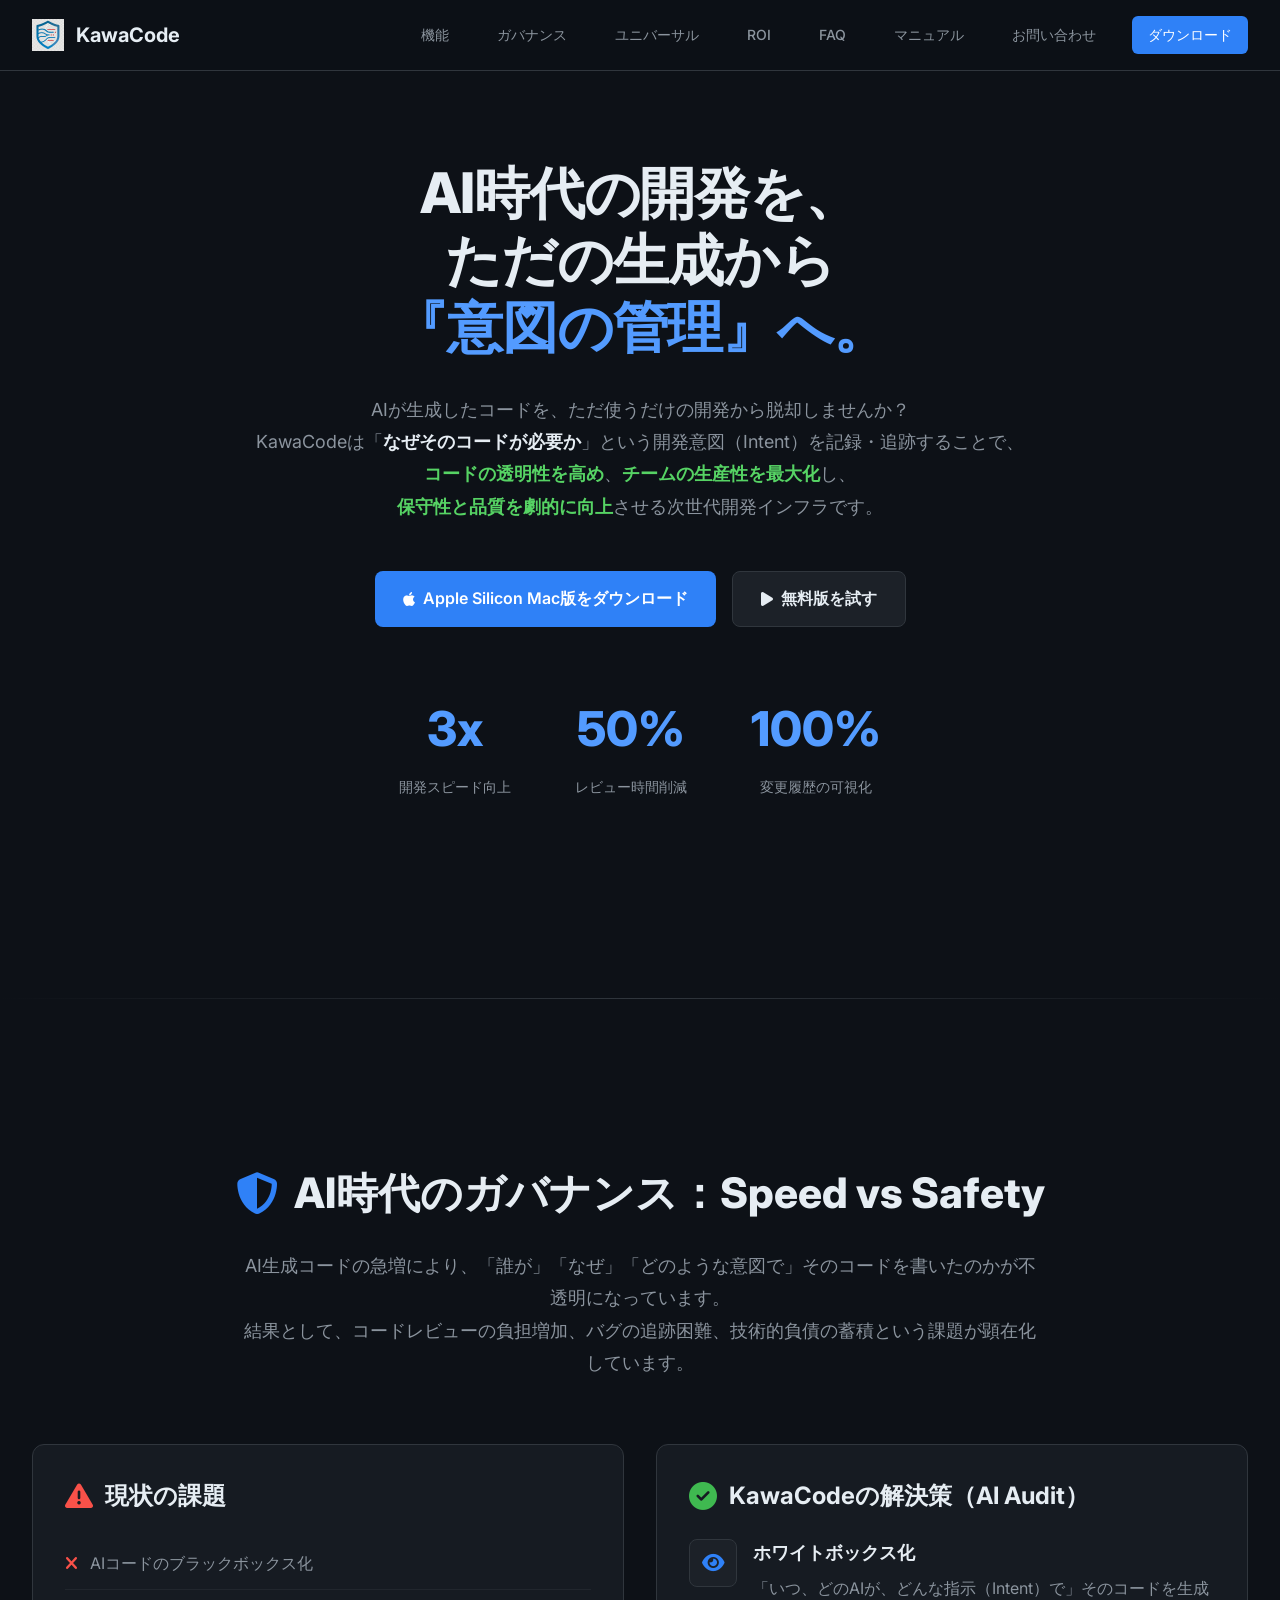
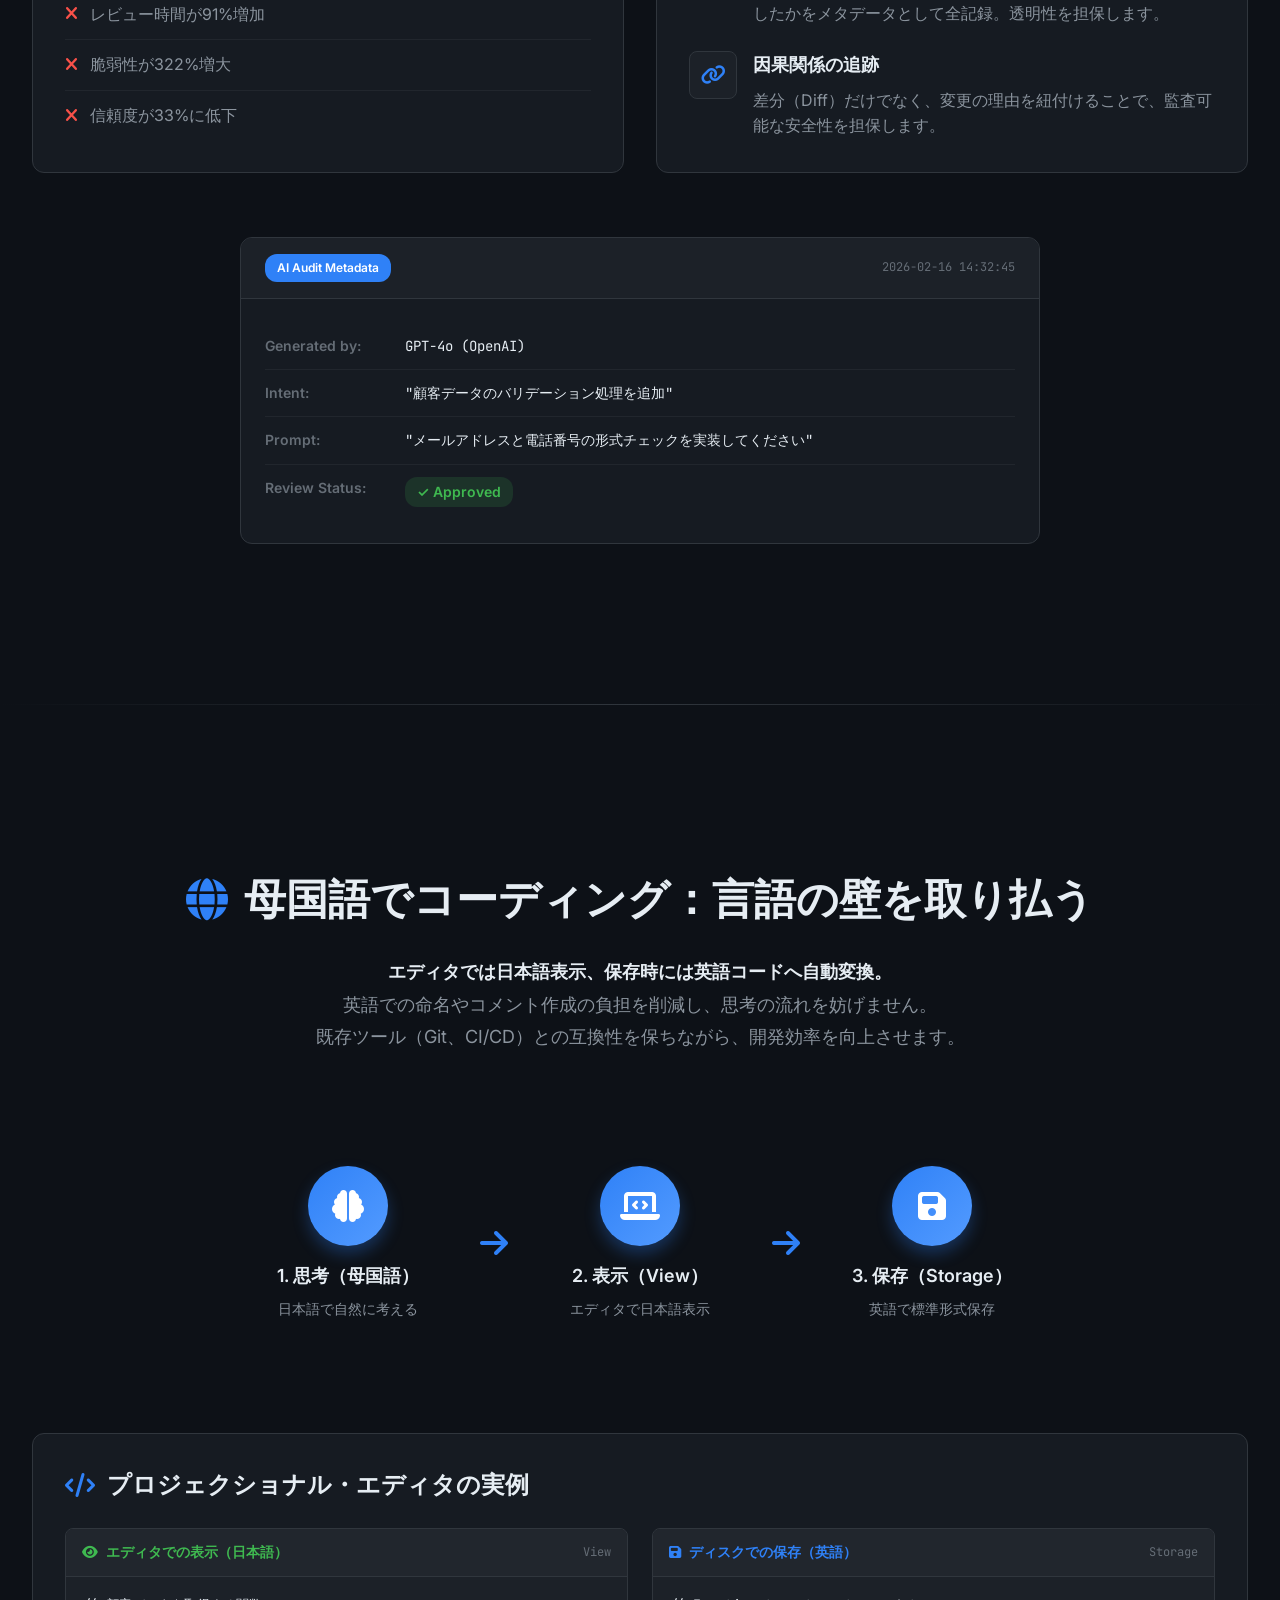
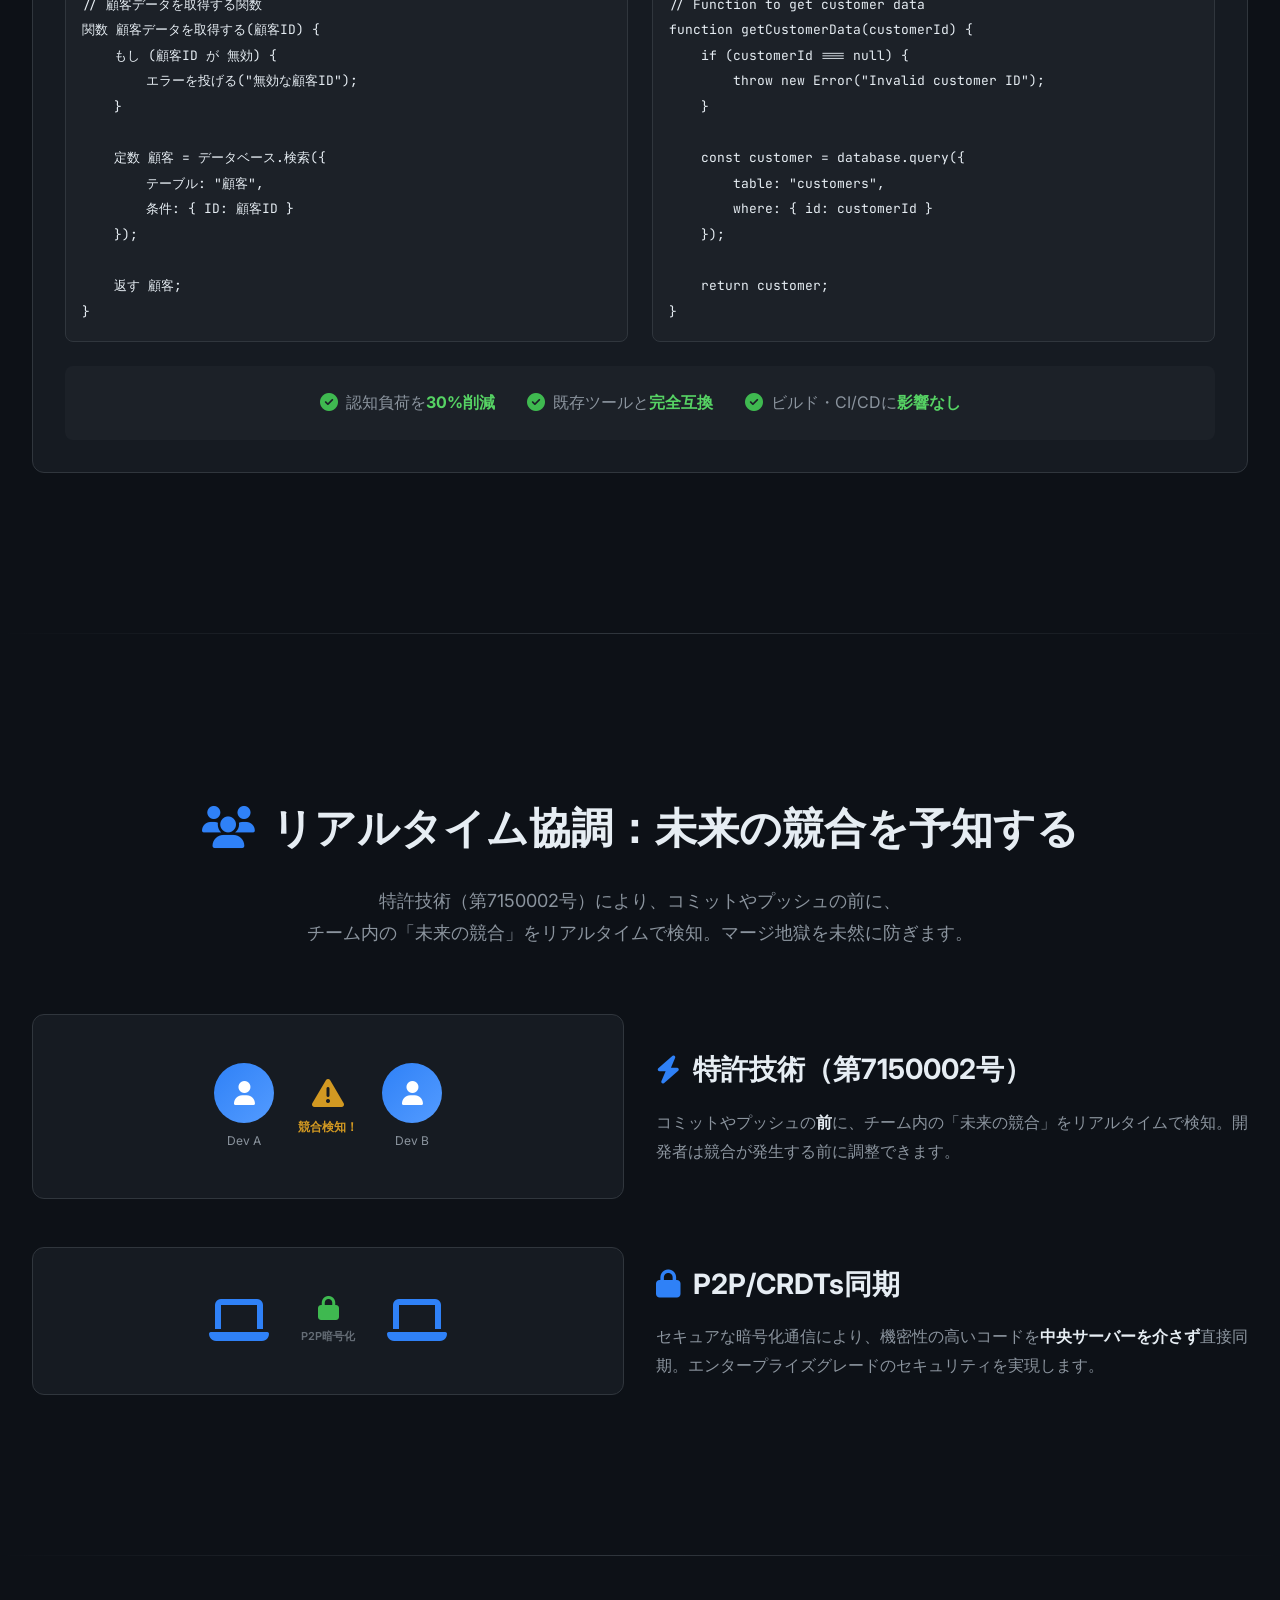
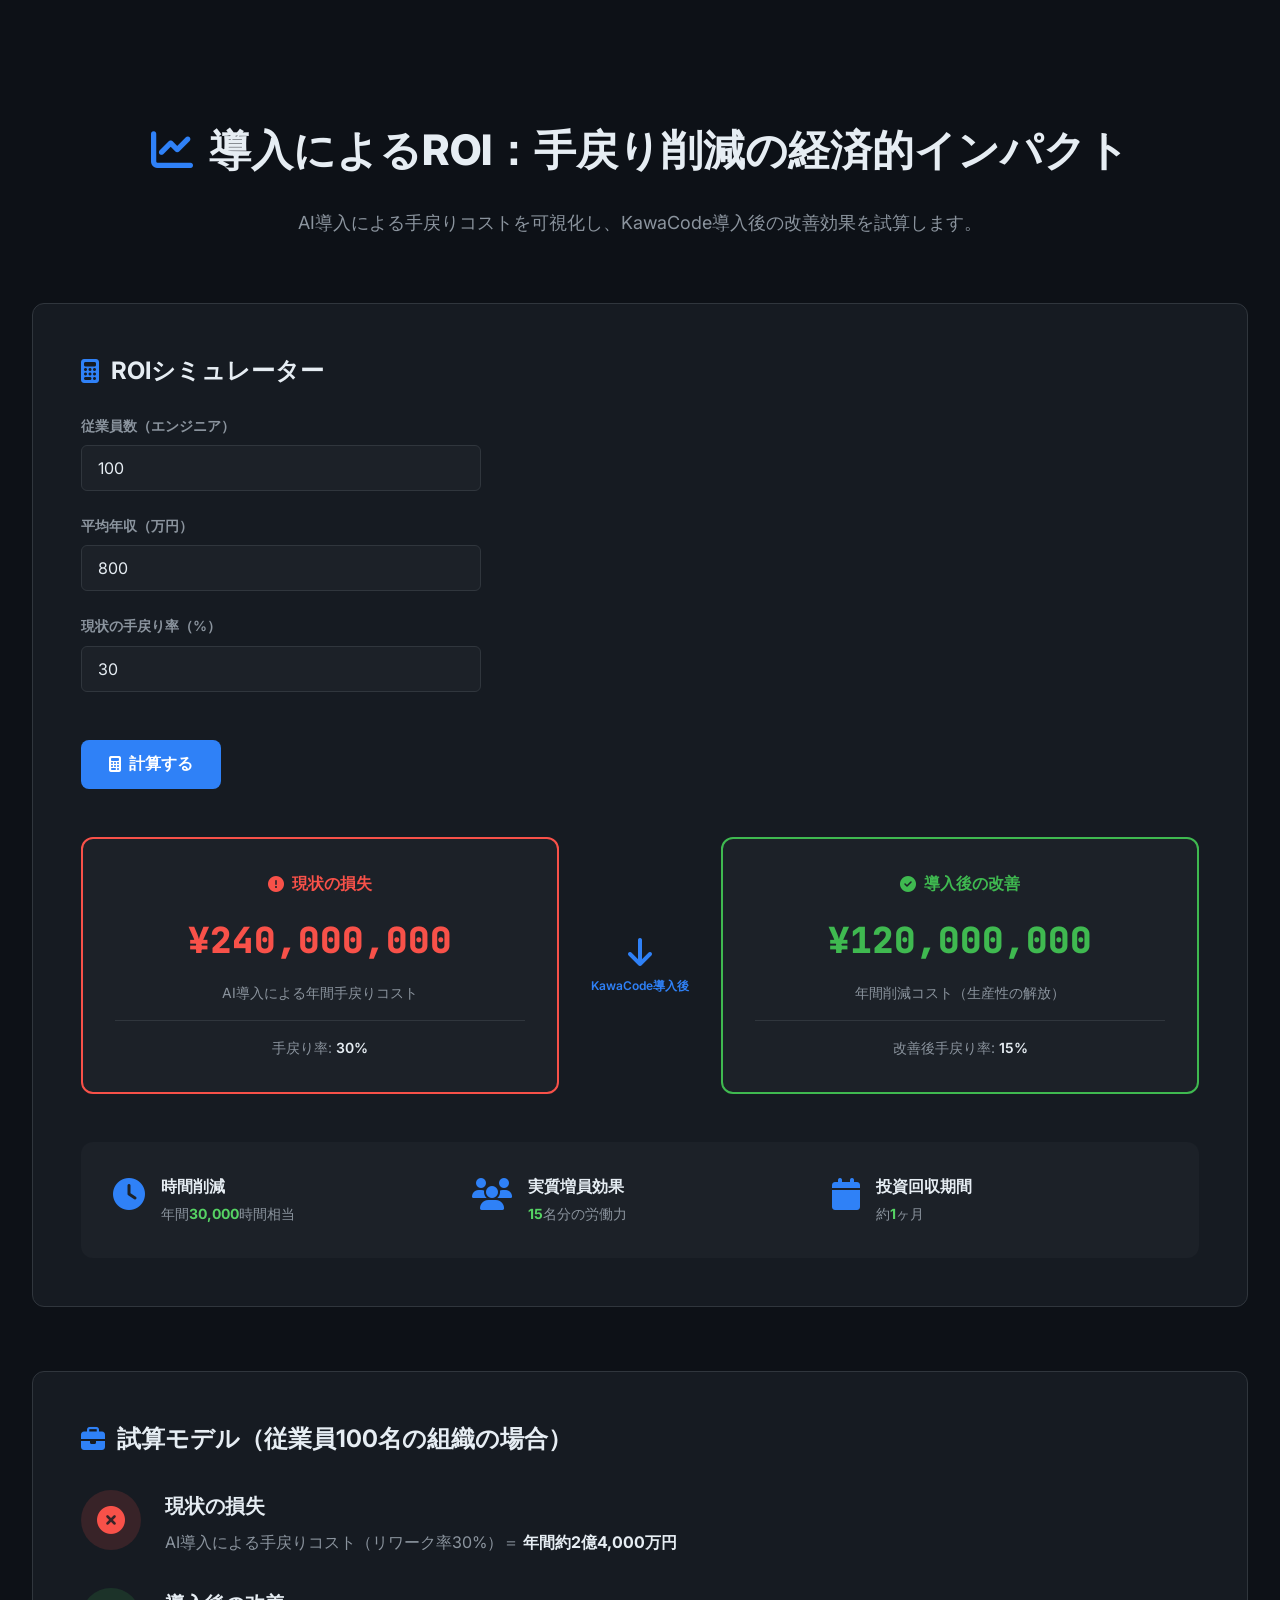
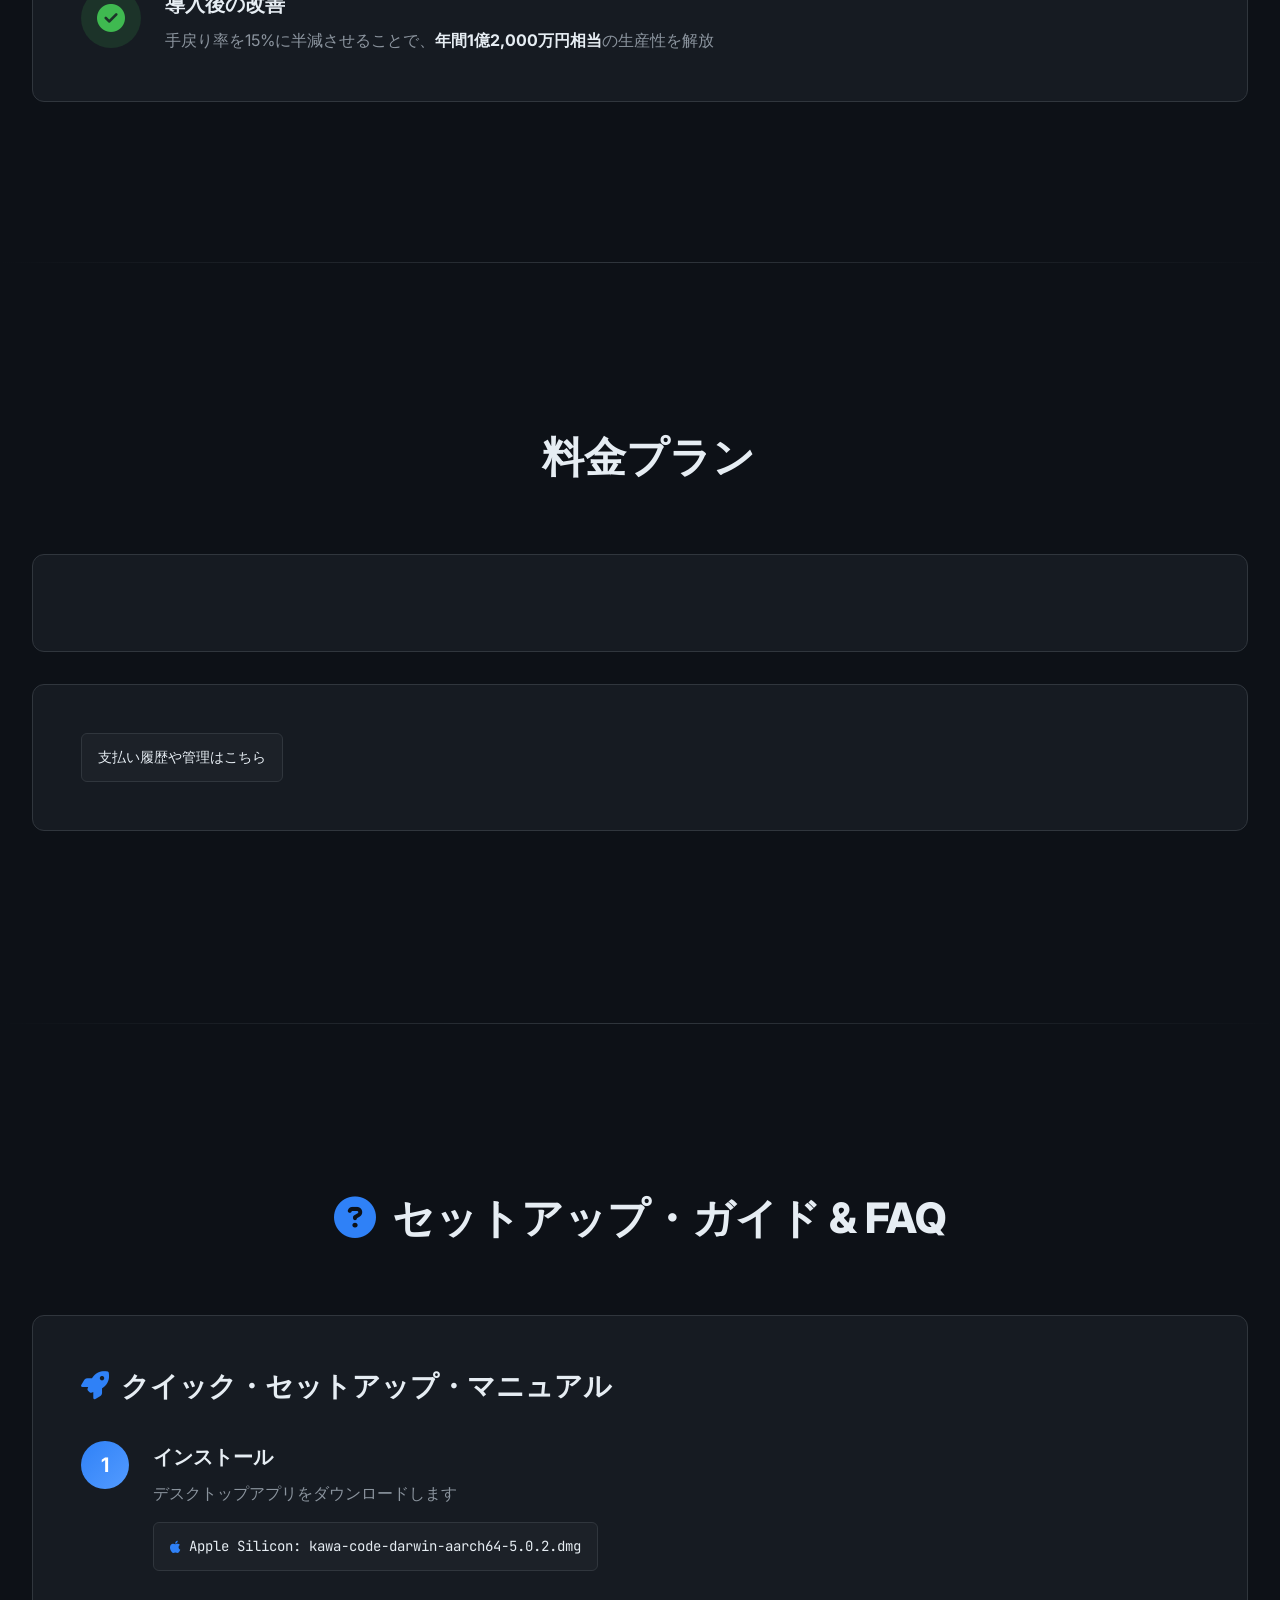
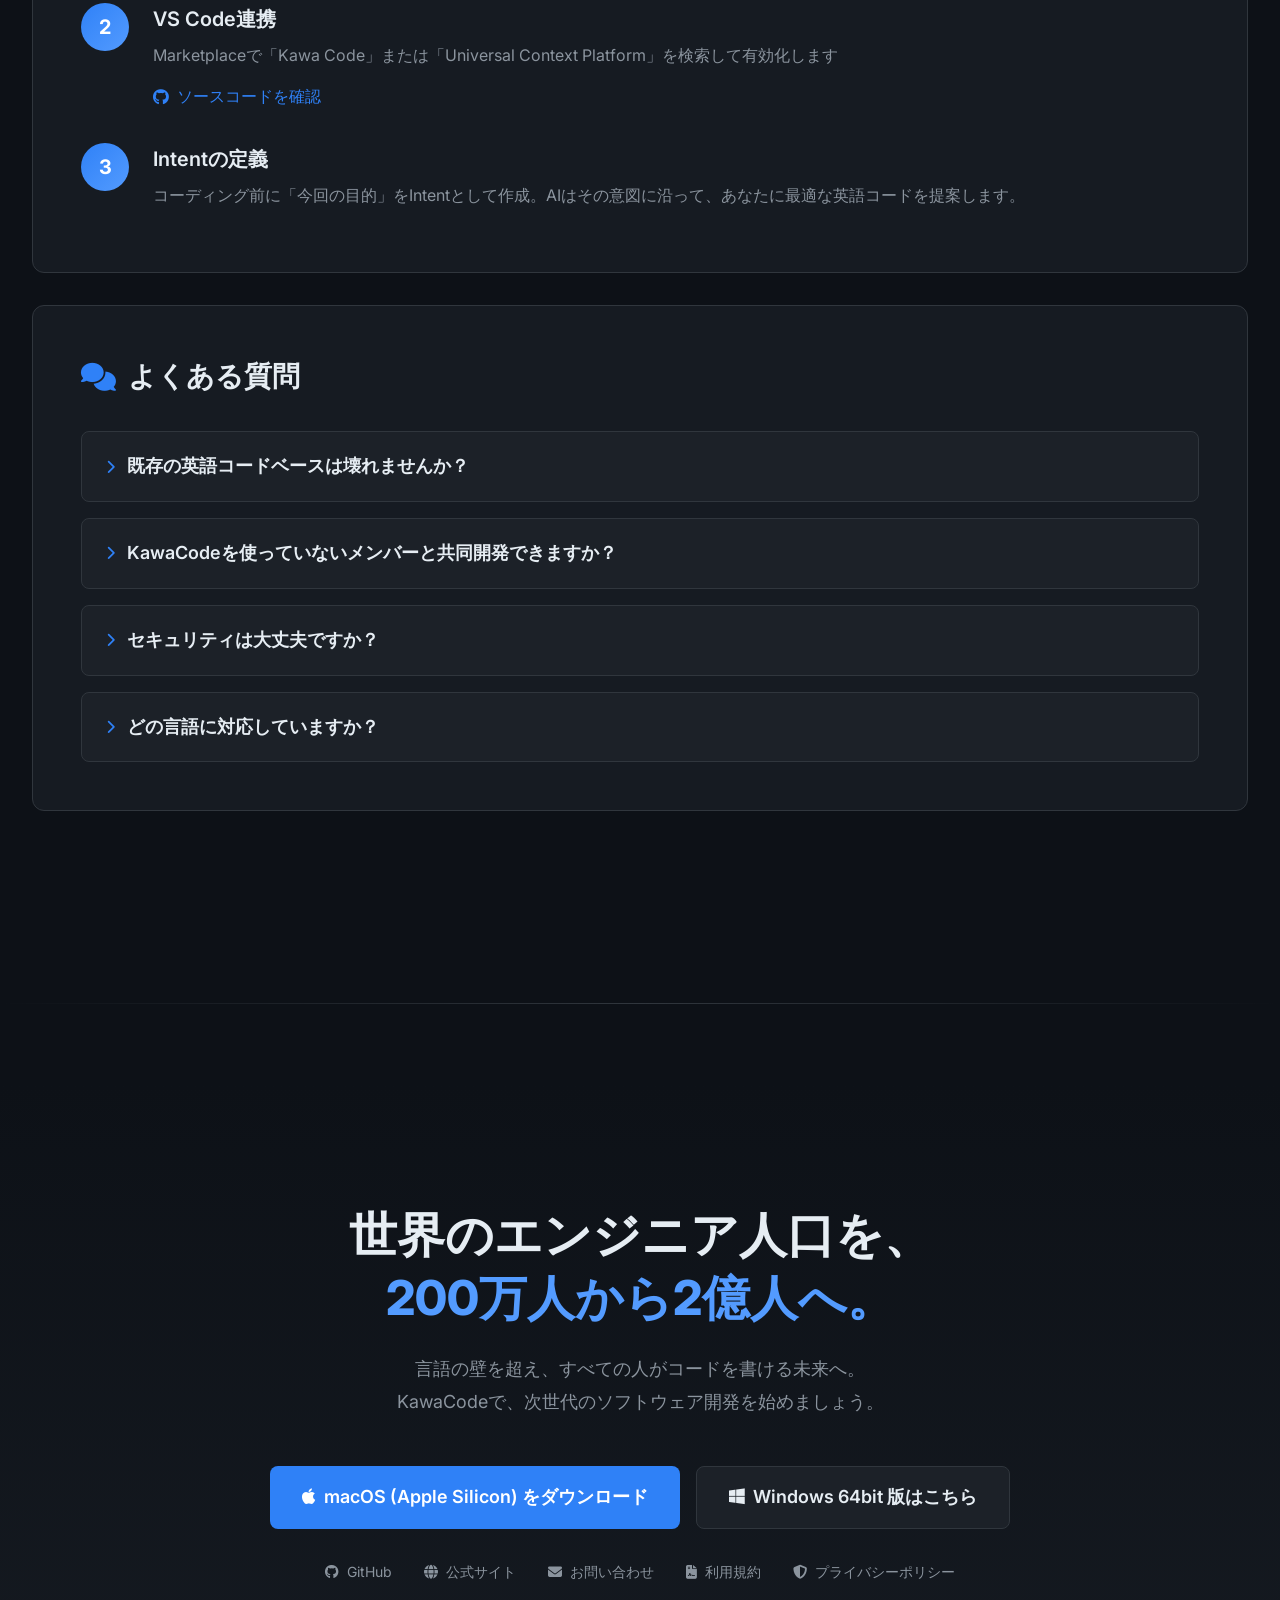
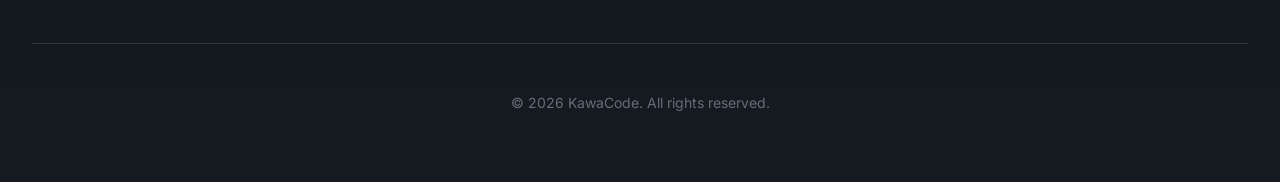
<file: index.html>
<!DOCTYPE html>
<html lang="ja">
<head>
    <meta charset="UTF-8">
    <meta name="viewport" content="width=device-width, initial-scale=1.0">
    <meta name="description" content="KawaCode - AI時代の開発を、ただの生成から『意図の管理』へ。ユニバーサル・プログラミングとAIガバナンスで開発現場に安全性とFlowを取り戻す。">
    <title>KawaCode - AI時代のソフトウェア開発インフラ</title>
    <link rel="preconnect" href="https://fonts.googleapis.com">
    <link rel="preconnect" href="https://fonts.gstatic.com" crossorigin>
    <link href="https://fonts.googleapis.com/css2?family=Inter:wght@300;400;500;600;700;800&family=JetBrains+Mono:wght@400;500;600&display=swap" rel="stylesheet">
    <link rel="stylesheet" href="https://cdn.jsdelivr.net/npm/@fortawesome/fontawesome-free@6.4.0/css/all.min.css">
    <link rel="stylesheet" href="css/style.css">
    <!-- stripe pricing tables -->
    <script async src="https://js.stripe.com/v3/pricing-table.js"></script>
</head>
<body>
    <!-- Navigation -->
    <nav class="navbar">
        <div class="container">
            <a href="index.html" class="nav-brand">
                <img src="images/kawa-logo.png" alt="KawaCode Logo" class="nav-logo">
                <span>KawaCode</span>
            </a>
            <div class="nav-links">
                <a href="#features">機能</a>
                <a href="#governance">ガバナンス</a>
                <a href="#universal">ユニバーサル</a>
                <a href="#roi">ROI</a>
                <a href="#faq">FAQ</a>
                <a href="manual.html">マニュアル</a>
                <a href="contact.html">お問い合わせ</a>
                <a href="#download" class="btn-download-nav">ダウンロード</a>
            </div>
        </div>
    </nav>

    <!-- Hero Section -->
    <section class="hero">
        <div class="container">
            <div class="hero-content fade-in">
                <h1 class="hero-title">
                    AI時代の開発を、<br>
                    ただの生成から<br>
                    <span class="highlight">『意図の管理』へ。</span>
                </h1>
                <p class="hero-subtitle">
                    AIが生成したコードを、ただ使うだけの開発から脱却しませんか？<br>
                    KawaCodeは「<strong>なぜそのコードが必要か</strong>」という開発意図（Intent）を記録・追跡することで、<br>
                    <span class="highlight-green">コードの透明性を高め</span>、<span class="highlight-green">チームの生産性を最大化</span>し、<br>
                    <span class="highlight-green">保守性と品質を劇的に向上</span>させる次世代開発インフラです。
                </p>
                <div class="hero-cta">
                    <a href="https://codeawareness.com/assets/kawa-code-darwin-aarch64-5.0.2.dmg" class="btn btn-primary">
                        <i class="fab fa-apple"></i>
                        Apple Silicon Mac版をダウンロード
                    </a>
                    <a href="#features" class="btn btn-secondary">
                        <i class="fas fa-play"></i>
                        無料版を試す
                    </a>
                </div>
                <div class="hero-stats">
                    <div class="stat-item">
                        <div class="stat-number">3x</div>
                        <div class="stat-label">開発スピード向上</div>
                    </div>
                    <div class="stat-item">
                        <div class="stat-number">50%</div>
                        <div class="stat-label">レビュー時間削減</div>
                    </div>
                    <div class="stat-item">
                        <div class="stat-number">100%</div>
                        <div class="stat-label">変更履歴の可視化</div>
                    </div>
                </div>
            </div>
        </div>
    </section>

    <hr class="section-divider">

    <!-- AI Governance Section -->
    <section id="governance" class="section-governance">
        <div class="container">
            <div class="section-header fade-in">
                <h2 class="section-title">
                    <i class="fas fa-shield-alt"></i>
                    AI時代のガバナンス：Speed vs Safety
                </h2>
                <p class="section-subtitle">
                    AI生成コードの急増により、「誰が」「なぜ」「どのような意図で」そのコードを書いたのかが不透明になっています。<br>
                    結果として、コードレビューの負担増加、バグの追跡困難、技術的負債の蓄積という課題が顕在化しています。
                </p>
            </div>

            <div class="problem-solution">
                <div class="problem-card fade-in">
                    <div class="card-header">
                        <i class="fas fa-exclamation-triangle"></i>
                        <h3>現状の課題</h3>
                    </div>
                    <ul class="problem-list">
                        <li><i class="fas fa-times"></i> AIコードのブラックボックス化</li>
                        <li><i class="fas fa-times"></i> レビュー時間が91%増加</li>
                        <li><i class="fas fa-times"></i> 脆弱性が322%増大</li>
                        <li><i class="fas fa-times"></i> 信頼度が33%に低下</li>
                    </ul>
                </div>

                <div class="solution-card fade-in">
                    <div class="card-header">
                        <i class="fas fa-check-circle"></i>
                        <h3>KawaCodeの解決策（AI Audit）</h3>
                    </div>
                    <div class="solution-features">
                        <div class="feature-item">
                            <div class="feature-icon">
                                <i class="fas fa-eye"></i>
                            </div>
                            <div class="feature-content">
                                <h4>ホワイトボックス化</h4>
                                <p>「いつ、どのAIが、どんな指示（Intent）で」そのコードを生成したかをメタデータとして全記録。透明性を担保します。</p>
                            </div>
                        </div>
                        <div class="feature-item">
                            <div class="feature-icon">
                                <i class="fas fa-link"></i>
                            </div>
                            <div class="feature-content">
                                <h4>因果関係の追跡</h4>
                                <p>差分（Diff）だけでなく、変更の理由を紐付けることで、監査可能な安全性を担保します。</p>
                            </div>
                        </div>
                    </div>
                </div>
            </div>

            <div class="audit-visualization fade-in">
                <div class="code-audit">
                    <div class="audit-header">
                        <span class="audit-badge">AI Audit Metadata</span>
                        <span class="audit-timestamp">2026-02-16 14:32:45</span>
                    </div>
                    <div class="audit-body">
                        <div class="audit-row">
                            <span class="audit-key">Generated by:</span>
                            <span class="audit-value">GPT-4o (OpenAI)</span>
                        </div>
                        <div class="audit-row">
                            <span class="audit-key">Intent:</span>
                            <span class="audit-value">"顧客データのバリデーション処理を追加"</span>
                        </div>
                        <div class="audit-row">
                            <span class="audit-key">Prompt:</span>
                            <span class="audit-value">"メールアドレスと電話番号の形式チェックを実装してください"</span>
                        </div>
                        <div class="audit-row">
                            <span class="audit-key">Review Status:</span>
                            <span class="audit-status approved">✓ Approved</span>
                        </div>
                    </div>
                </div>
            </div>
        </div>
    </section>

    <hr class="section-divider">

    <!-- Universal Programming Section -->
    <section id="universal" class="section-universal">
        <div class="container">
            <div class="section-header fade-in">
                <h2 class="section-title">
                    <i class="fas fa-globe"></i>
                    母国語でコーディング：言語の壁を取り払う
                </h2>
                <p class="section-subtitle">
                    <strong>エディタでは日本語表示、保存時には英語コードへ自動変換。</strong><br>
                    英語での命名やコメント作成の負担を削減し、思考の流れを妨げません。<br>
                    既存ツール（Git、CI/CD）との互換性を保ちながら、開発効率を向上させます。
                </p>
            </div>

            <div class="universal-concept fade-in">
                <div class="concept-diagram">
                    <div class="concept-step">
                        <div class="step-icon">
                            <i class="fas fa-brain"></i>
                        </div>
                        <h4>1. 思考（母国語）</h4>
                        <p>日本語で自然に考える</p>
                    </div>
                    <div class="concept-arrow">
                        <i class="fas fa-arrow-right"></i>
                    </div>
                    <div class="concept-step">
                        <div class="step-icon">
                            <i class="fas fa-laptop-code"></i>
                        </div>
                        <h4>2. 表示（View）</h4>
                        <p>エディタで日本語表示</p>
                    </div>
                    <div class="concept-arrow">
                        <i class="fas fa-arrow-right"></i>
                    </div>
                    <div class="concept-step">
                        <div class="step-icon">
                            <i class="fas fa-save"></i>
                        </div>
                        <h4>3. 保存（Storage）</h4>
                        <p>英語で標準形式保存</p>
                    </div>
                </div>
            </div>

            <div class="code-split-view fade-in">
                <h3 class="split-view-title">
                    <i class="fas fa-code"></i>
                    プロジェクショナル・エディタの実例
                </h3>
                <div class="split-container">
                    <div class="split-pane split-left">
                        <div class="pane-header">
                            <span class="pane-title"><i class="fas fa-eye"></i> エディタでの表示（日本語）</span>
                            <span class="pane-label">View</span>
                        </div>
                        <pre class="code-block"><code class="language-javascript">// 顧客データを取得する関数
関数 顧客データを取得する(顧客ID) {
    もし (顧客ID が 無効) {
        エラーを投げる("無効な顧客ID");
    }
    
    定数 顧客 = データベース.検索({
        テーブル: "顧客",
        条件: { ID: 顧客ID }
    });
    
    返す 顧客;
}</code></pre>
                    </div>
                    <div class="split-pane split-right">
                        <div class="pane-header">
                            <span class="pane-title"><i class="fas fa-save"></i> ディスクでの保存（英語）</span>
                            <span class="pane-label">Storage</span>
                        </div>
                        <pre class="code-block"><code class="language-javascript">// Function to get customer data
function getCustomerData(customerId) {
    if (customerId === null) {
        throw new Error("Invalid customer ID");
    }
    
    const customer = database.query({
        table: "customers",
        where: { id: customerId }
    });
    
    return customer;
}</code></pre>
                    </div>
                </div>
                <div class="split-benefits">
                    <div class="benefit-item">
                        <i class="fas fa-check-circle"></i>
                        <span>認知負荷を<strong>30%削減</strong></span>
                    </div>
                    <div class="benefit-item">
                        <i class="fas fa-check-circle"></i>
                        <span>既存ツールと<strong>完全互換</strong></span>
                    </div>
                    <div class="benefit-item">
                        <i class="fas fa-check-circle"></i>
                        <span>ビルド・CI/CDに<strong>影響なし</strong></span>
                    </div>
                </div>
            </div>
        </div>
    </section>

    <hr class="section-divider">

    <!-- Real-time Collaboration Section -->
    <section id="collaboration" class="section-collaboration">
        <div class="container">
            <div class="section-header fade-in">
                <h2 class="section-title">
                    <i class="fas fa-users"></i>
                    リアルタイム協調：未来の競合を予知する
                </h2>
                <p class="section-subtitle">
                    特許技術（第7150002号）により、コミットやプッシュの前に、<br>
                    チーム内の「未来の競合」をリアルタイムで検知。マージ地獄を未然に防ぎます。
                </p>
            </div>

            <div class="collaboration-features">
                <div class="collab-feature fade-in">
                    <div class="feature-visual">
                        <div class="conflict-detection">
                            <div class="dev-icon dev1">
                                <i class="fas fa-user"></i>
                                <span>Dev A</span>
                            </div>
                            <div class="conflict-alert">
                                <i class="fas fa-exclamation-triangle"></i>
                                <span>競合検知！</span>
                            </div>
                            <div class="dev-icon dev2">
                                <i class="fas fa-user"></i>
                                <span>Dev B</span>
                            </div>
                        </div>
                    </div>
                    <div class="feature-description">
                        <h3><i class="fas fa-bolt"></i> 特許技術（第7150002号）</h3>
                        <p>コミットやプッシュの<strong>前</strong>に、チーム内の「未来の競合」をリアルタイムで検知。開発者は競合が発生する前に調整できます。</p>
                    </div>
                </div>

                <div class="collab-feature fade-in">
                    <div class="feature-visual">
                        <div class="p2p-sync">
                            <div class="sync-node node1">
                                <i class="fas fa-laptop"></i>
                            </div>
                            <div class="sync-line encrypted">
                                <i class="fas fa-lock"></i>
                                <span>P2P暗号化</span>
                            </div>
                            <div class="sync-node node2">
                                <i class="fas fa-laptop"></i>
                            </div>
                        </div>
                    </div>
                    <div class="feature-description">
                        <h3><i class="fas fa-lock"></i> P2P/CRDTs同期</h3>
                        <p>セキュアな暗号化通信により、機密性の高いコードを<strong>中央サーバーを介さず</strong>直接同期。エンタープライズグレードのセキュリティを実現します。</p>
                    </div>
                </div>
            </div>
        </div>
    </section>

    <hr class="section-divider">

    <!-- ROI Section -->
    <section id="roi" class="section-roi">
        <div class="container">
            <div class="section-header fade-in">
                <h2 class="section-title">
                    <i class="fas fa-chart-line"></i>
                    導入によるROI：手戻り削減の経済的インパクト
                </h2>
                <p class="section-subtitle">
                    AI導入による手戻りコストを可視化し、KawaCode導入後の改善効果を試算します。
                </p>
            </div>

            <div class="roi-calculator fade-in">
                <div class="calculator-inputs">
                    <h3><i class="fas fa-calculator"></i> ROIシミュレーター</h3>
                    <div class="input-group">
                        <label for="employees">従業員数（エンジニア）</label>
                        <input type="number" id="employees" value="100" min="1" max="10000">
                    </div>
                    <div class="input-group">
                        <label for="avgSalary">平均年収（万円）</label>
                        <input type="number" id="avgSalary" value="800" min="100" max="5000">
                    </div>
                    <div class="input-group">
                        <label for="reworkRate">現状の手戻り率（%）</label>
                        <input type="number" id="reworkRate" value="30" min="0" max="100">
                    </div>
                    <button id="calculateBtn" class="btn btn-primary">
                        <i class="fas fa-calculator"></i>
                        計算する
                    </button>
                </div>

                <div class="calculator-results">
                    <div class="result-card current">
                        <h4><i class="fas fa-exclamation-circle"></i> 現状の損失</h4>
                        <div class="result-amount" id="currentLoss">¥240,000,000</div>
                        <p class="result-label">AI導入による年間手戻りコスト</p>
                        <div class="result-detail">
                            <span>手戻り率: <strong id="currentRate">30%</strong></span>
                        </div>
                    </div>

                    <div class="result-arrow">
                        <i class="fas fa-arrow-down"></i>
                        <span>KawaCode導入後</span>
                    </div>

                    <div class="result-card improved">
                        <h4><i class="fas fa-check-circle"></i> 導入後の改善</h4>
                        <div class="result-amount saving" id="savings">¥120,000,000</div>
                        <p class="result-label">年間削減コスト（生産性の解放）</p>
                        <div class="result-detail">
                            <span>改善後手戻り率: <strong id="improvedRate">15%</strong></span>
                        </div>
                    </div>
                </div>

                <div class="roi-summary">
                    <div class="summary-item">
                        <i class="fas fa-clock"></i>
                        <div>
                            <strong>時間削減</strong>
                            <p>年間<span id="timeSaved">15,000</span>時間相当</p>
                        </div>
                    </div>
                    <div class="summary-item">
                        <i class="fas fa-users"></i>
                        <div>
                            <strong>実質増員効果</strong>
                            <p><span id="equivEmployees">15</span>名分の労働力</p>
                        </div>
                    </div>
                    <div class="summary-item">
                        <i class="fas fa-calendar"></i>
                        <div>
                            <strong>投資回収期間</strong>
                            <p>約<span id="paybackPeriod">3</span>ヶ月</p>
                        </div>
                    </div>
                </div>
            </div>

            <div class="case-study fade-in">
                <h3><i class="fas fa-briefcase"></i> 試算モデル（従業員100名の組織の場合）</h3>
                <div class="case-details">
                    <div class="case-item">
                        <div class="case-icon loss">
                            <i class="fas fa-times-circle"></i>
                        </div>
                        <div class="case-content">
                            <h4>現状の損失</h4>
                            <p>AI導入による手戻りコスト（リワーク率30%）＝ <strong>年間約2億4,000万円</strong></p>
                        </div>
                    </div>
                    <div class="case-item">
                        <div class="case-icon gain">
                            <i class="fas fa-check-circle"></i>
                        </div>
                        <div class="case-content">
                            <h4>導入後の改善</h4>
                            <p>手戻り率を15%に半減させることで、<strong>年間1億2,000万円相当</strong>の生産性を解放</p>
                        </div>
                    </div>
                </div>
            </div>
        </div>
    </section>

    <hr class="section-divider">

    <!-- Pricing -->
    <section id="pricing" class="section-faq">
        <div class="container">
            <div class="section-header fade-in">
                <h2 class="section-title">
                    <i class="fas fa-question-dollar"></i> 料金プラン
                </h2>
            </div>

            <div class="setup-guide fade-in" style="display: flex">

		<stripe-pricing-table pricing-table-id="prctbl_1T957YAcosAzyvc1uuoJ7Mx3"
style="flex: 1 1 400px; min-width: 0;"
publishable-key="pk_live_51NMtJvAcosAzyvc1Mhw9SGGj1xdm9GXyXi0XfSExpcgL9cA23Dh8tYXzjGMzKouFOutj8yQz62ZFzQg7PzkRYZGr00GXfrtUMv">
		</stripe-pricing-table>

		<stripe-pricing-table pricing-table-id="prctbl_1T95BuAcosAzyvc1IwCWm3hN"
style="flex: 1 1 400px; min-width: 0;"
publishable-key="pk_live_51NMtJvAcosAzyvc1Mhw9SGGj1xdm9GXyXi0XfSExpcgL9cA23Dh8tYXzjGMzKouFOutj8yQz62ZFzQg7PzkRYZGr00GXfrtUMv">
		</stripe-pricing-table>
	    </div>

            <div class="setup-guide fade-in" style="display: flex">
	        <div class="download-links">
	  	  <a href="https://billing.stripe.com/p/login/cN28xQ67aeGac9O9AA" target="_blank" class="download-link">支払い履歴や管理はこちら</a>
	        </div>
	    </div>
	</div>
    </section>


    <hr class="section-divider">

    <!-- Setup & FAQ Section -->
    <section id="faq" class="section-faq">
        <div class="container">
            <div class="section-header fade-in">
                <h2 class="section-title">
                    <i class="fas fa-question-circle"></i>
                    セットアップ・ガイド & FAQ
                </h2>
            </div>

            <div class="setup-guide fade-in">
                <h3><i class="fas fa-rocket"></i> クイック・セットアップ・マニュアル</h3>
                <div class="setup-steps">
                    <div class="setup-step">
                        <div class="step-number">1</div>
                        <div class="step-content">
                            <h4>インストール</h4>
                            <p>デスクトップアプリをダウンロードします</p>
                            <div class="download-links">
                                <a href="https://codeawareness.com/assets/kawa-code-darwin-aarch64-5.0.2.dmg" class="download-link">
                                    <i class="fab fa-apple"></i> Apple Silicon: kawa-code-darwin-aarch64-5.0.2.dmg
                                </a>
                            </div>
                        </div>
                    </div>
                    <div class="setup-step">
                        <div class="step-number">2</div>
                        <div class="step-content">
                            <h4>VS Code連携</h4>
                            <p>Marketplaceで「Kawa Code」または「Universal Context Platform」を検索して有効化します</p>
                            <a href="https://github.com/CodeAwareness/kawa.vscode" class="link-external" target="_blank">
                                <i class="fab fa-github"></i> ソースコードを確認
                            </a>
                        </div>
                    </div>
                    <div class="setup-step">
                        <div class="step-number">3</div>
                        <div class="step-content">
                            <h4>Intentの定義</h4>
                            <p>コーディング前に「今回の目的」をIntentとして作成。AIはその意図に沿って、あなたに最適な英語コードを提案します。</p>
                        </div>
                    </div>
                </div>
            </div>

            <div class="faq-list fade-in">
                <h3><i class="fas fa-comments"></i> よくある質問</h3>
                <div class="faq-items">
                    <div class="faq-item">
                        <div class="faq-question">
                            <i class="fas fa-chevron-right"></i>
                            <h4>既存の英語コードベースは壊れませんか？</h4>
                        </div>
                        <div class="faq-answer">
                            <p>はい、大丈夫です。KawaCodeは保存時に常に英語へ変換するため、ビルドやCI/CDには一切影響しません。既存のツールチェーンをそのまま利用できます。</p>
                        </div>
                    </div>
                    <div class="faq-item">
                        <div class="faq-question">
                            <i class="fas fa-chevron-right"></i>
                            <h4>KawaCodeを使っていないメンバーと共同開発できますか？</h4>
                        </div>
                        <div class="faq-answer">
                            <p>はい、問題ありません。ディスク上は常に標準的な英語テキストであるため、他のメンバーは好みのエディタで開発を続けられます。チーム全体での導入は不要です。</p>
                        </div>
                    </div>
                    <div class="faq-item">
                        <div class="faq-question">
                            <i class="fas fa-chevron-right"></i>
                            <h4>セキュリティは大丈夫ですか？</h4>
                        </div>
                        <div class="faq-answer">
                            <p>P2P暗号化同期（CRDTsベース）を採用しており、コードを外部サーバーに蓄積することはありません。エンタープライズグレードのセキュリティで保護されています。</p>
                        </div>
                    </div>
                    <div class="faq-item">
                        <div class="faq-question">
                            <i class="fas fa-chevron-right"></i>
                            <h4>どの言語に対応していますか？</h4>
                        </div>
                        <div class="faq-answer">
                            <p>現在、日本語、英語を含む主要言語に対応しています。プロジェクショナル・エディタは多言語展開を前提に設計されており、今後さらに対応言語を拡大予定です。</p>
                        </div>
                    </div>
                </div>
            </div>
        </div>
    </section>

    <hr class="section-divider">

    <!-- Footer / Download Section -->
    <footer id="download" class="footer">
        <div class="container">
            <div class="footer-content fade-in">
                <h2 class="footer-title">
                    世界のエンジニア人口を、<br>
                    <span class="highlight">200万人から2億人へ。</span>
                </h2>
                <p class="footer-subtitle">
                    言語の壁を超え、すべての人がコードを書ける未来へ。<br>
                    KawaCodeで、次世代のソフトウェア開発を始めましょう。
                </p>
                <div class="footer-downloads">
                    <a href="https://codeawareness.com/assets/kawa-code-darwin-aarch64-5.0.2.dmg" class="btn btn-primary btn-large">
                        <i class="fab fa-apple"></i>
                        macOS (Apple Silicon) をダウンロード
                    </a>
                    <a href="https://apps.microsoft.com/detail/9nnqv44kh6fg?hl=en-US&gl=US" class="btn btn-secondary btn-large" target="_blank">
                        <i class="fab fa-windows"></i>
                        Windows 64bit 版はこちら
                    </a>
                </div>
                <div class="footer-links">
                    <a href="https://github.com/CodeAwareness/kawa.vscode" target="_blank">
                        <i class="fab fa-github"></i>
                        GitHub
                    </a>
                    <a href="https://codeawareness.com" target="_blank">
                        <i class="fas fa-globe"></i>
                        公式サイト
                    </a>
                    <a href="contact.html">
                        <i class="fas fa-envelope"></i>
                        お問い合わせ
                    </a>
                    <a href="terms.html">
                        <i class="fas fa-file-contract"></i>
                        利用規約
                    </a>
                    <a href="privacy.html">
                        <i class="fas fa-shield-alt"></i>
                        プライバシーポリシー
                    </a>
                </div>
            </div>
            <div class="footer-bottom">
                <p>&copy; 2026 KawaCode. All rights reserved.</p>
            </div>
        </div>
    </footer>

    <script src="js/main.js"></script>
<script src="https://www.genspark.ai/sandbox_inspect.js"></script></body>
</html>
</file>
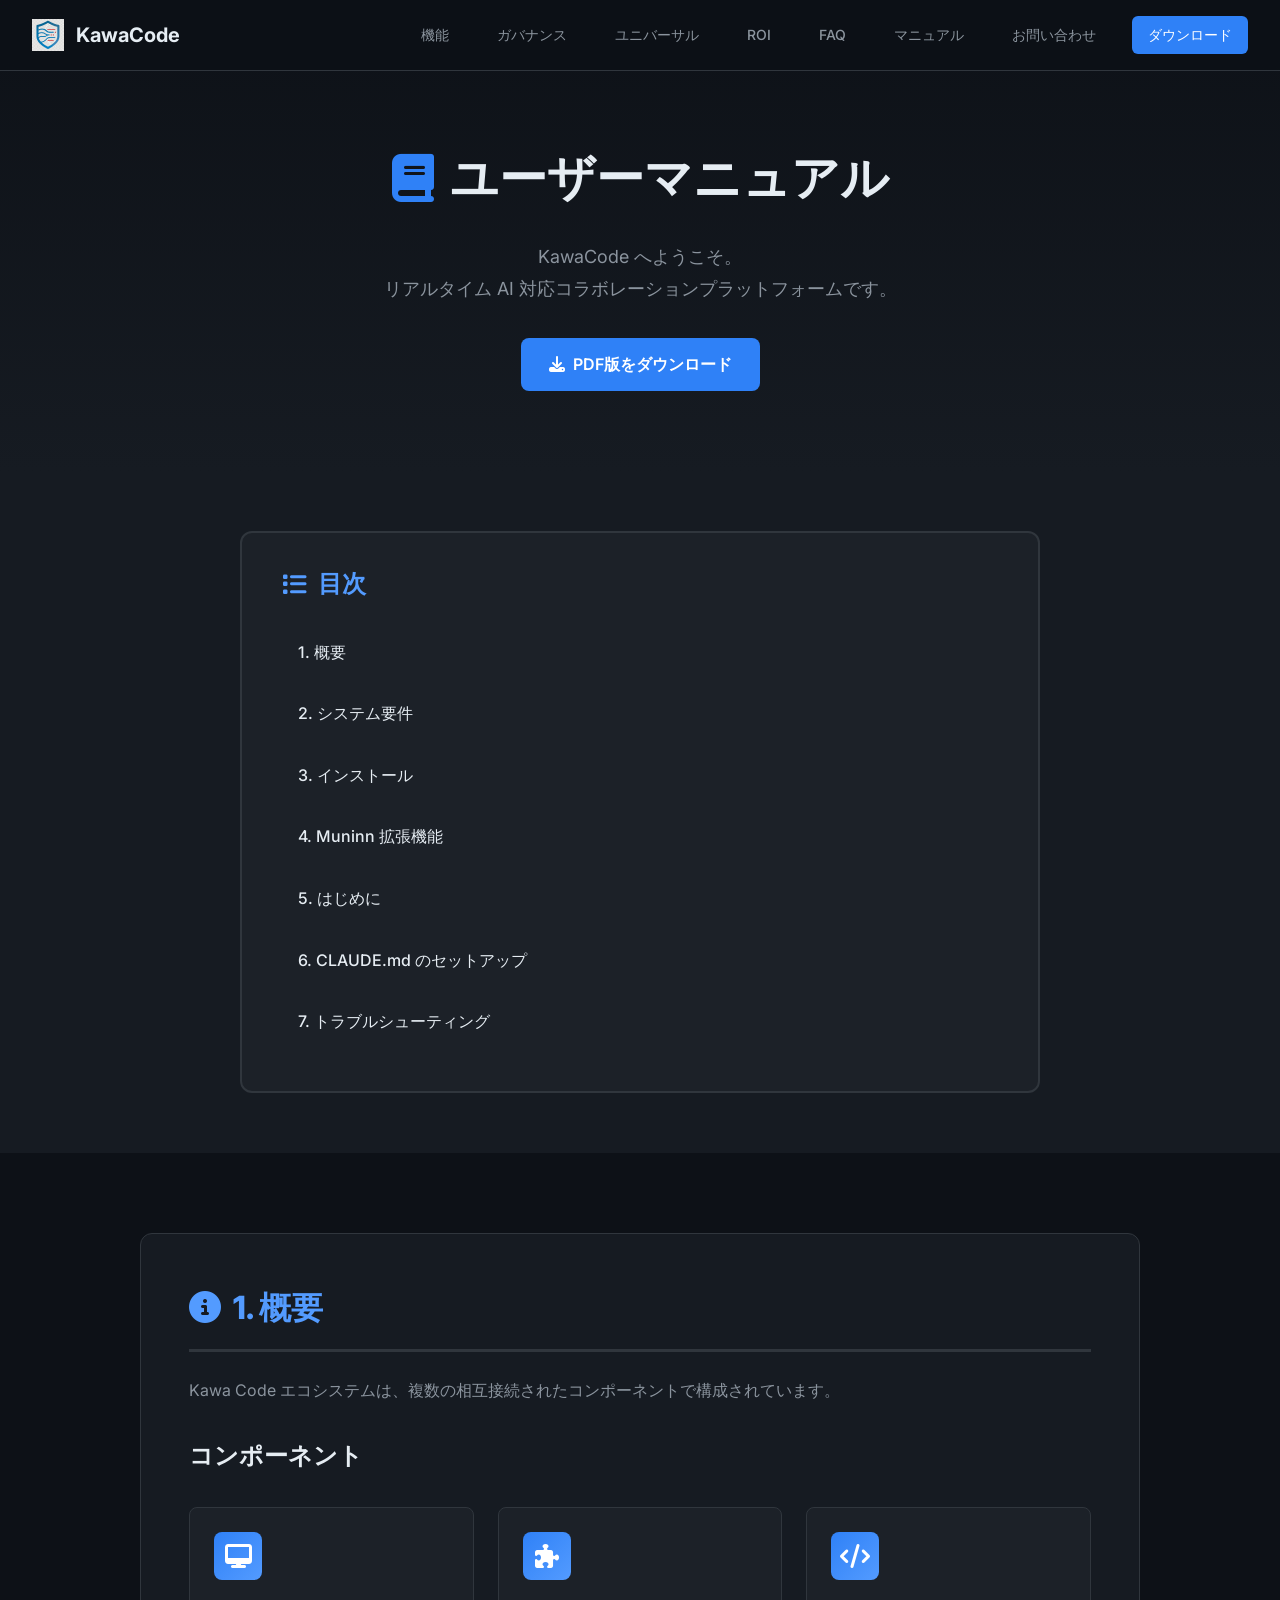
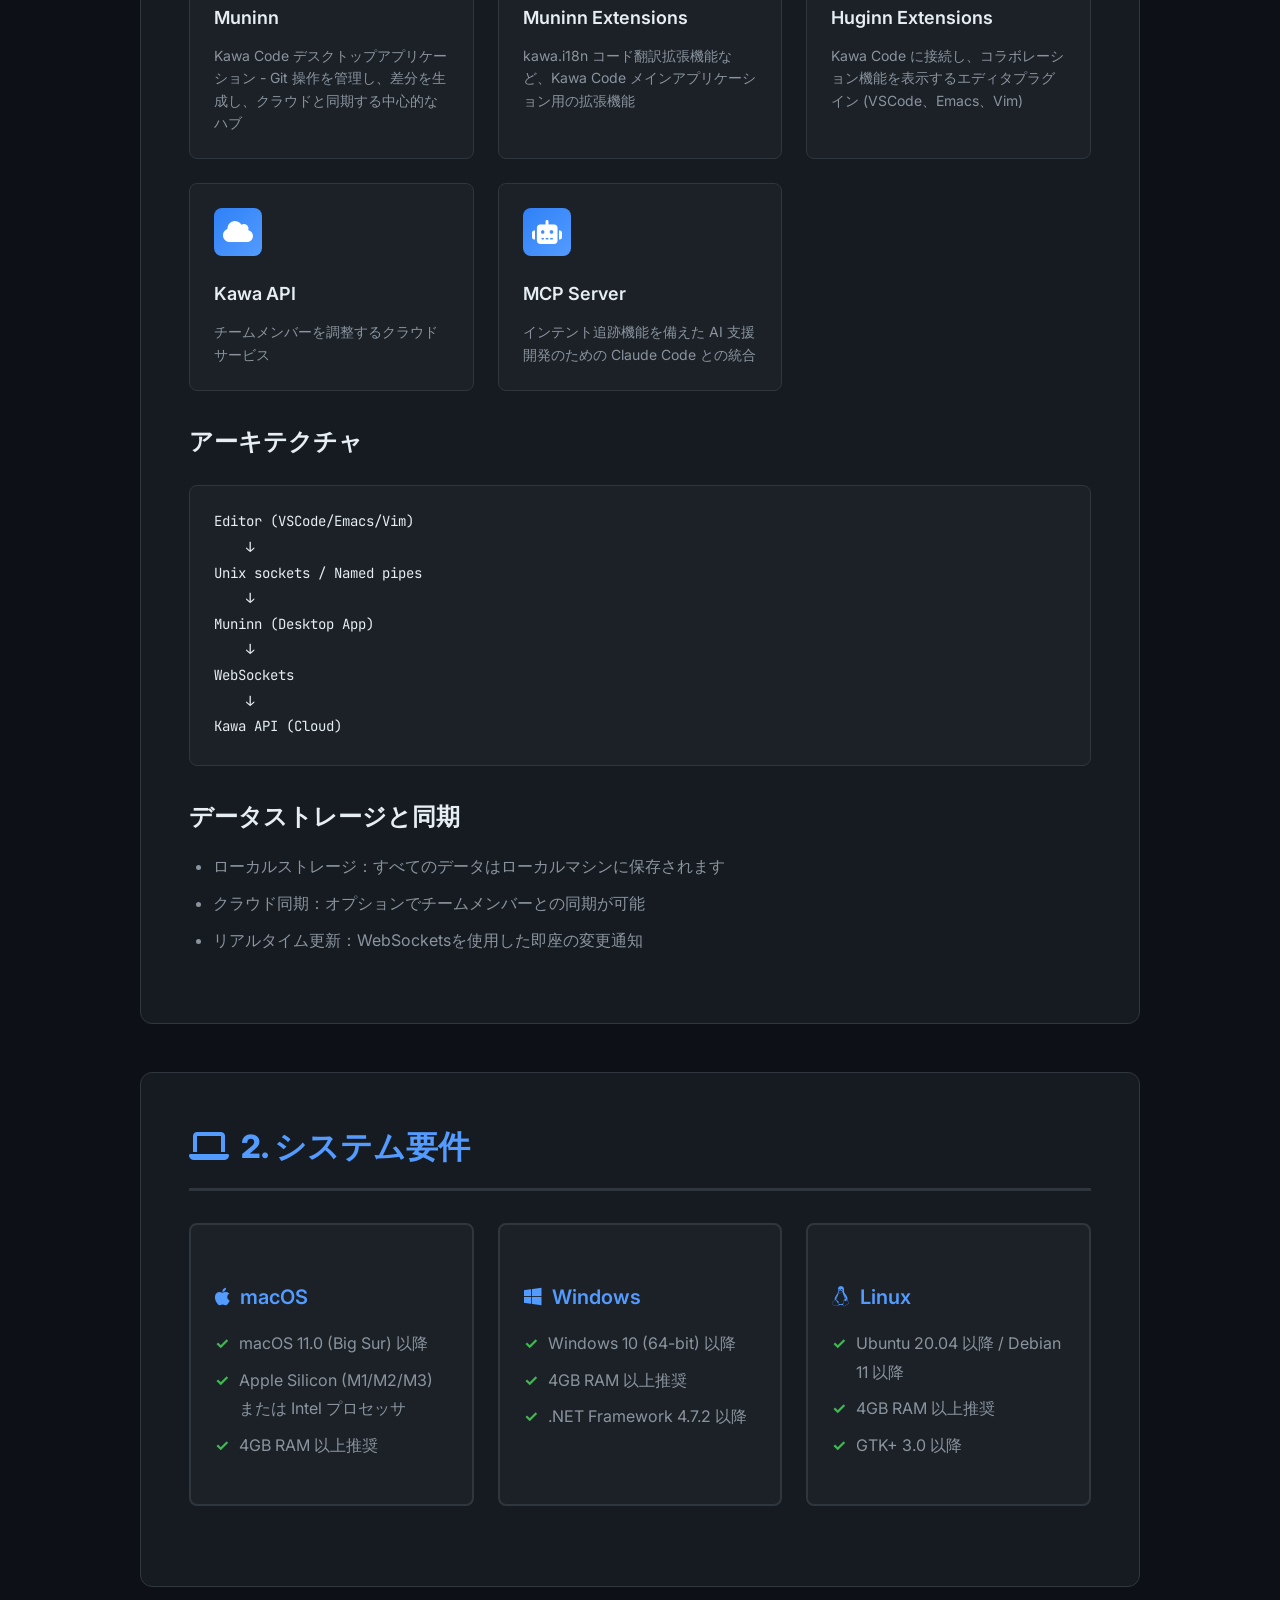
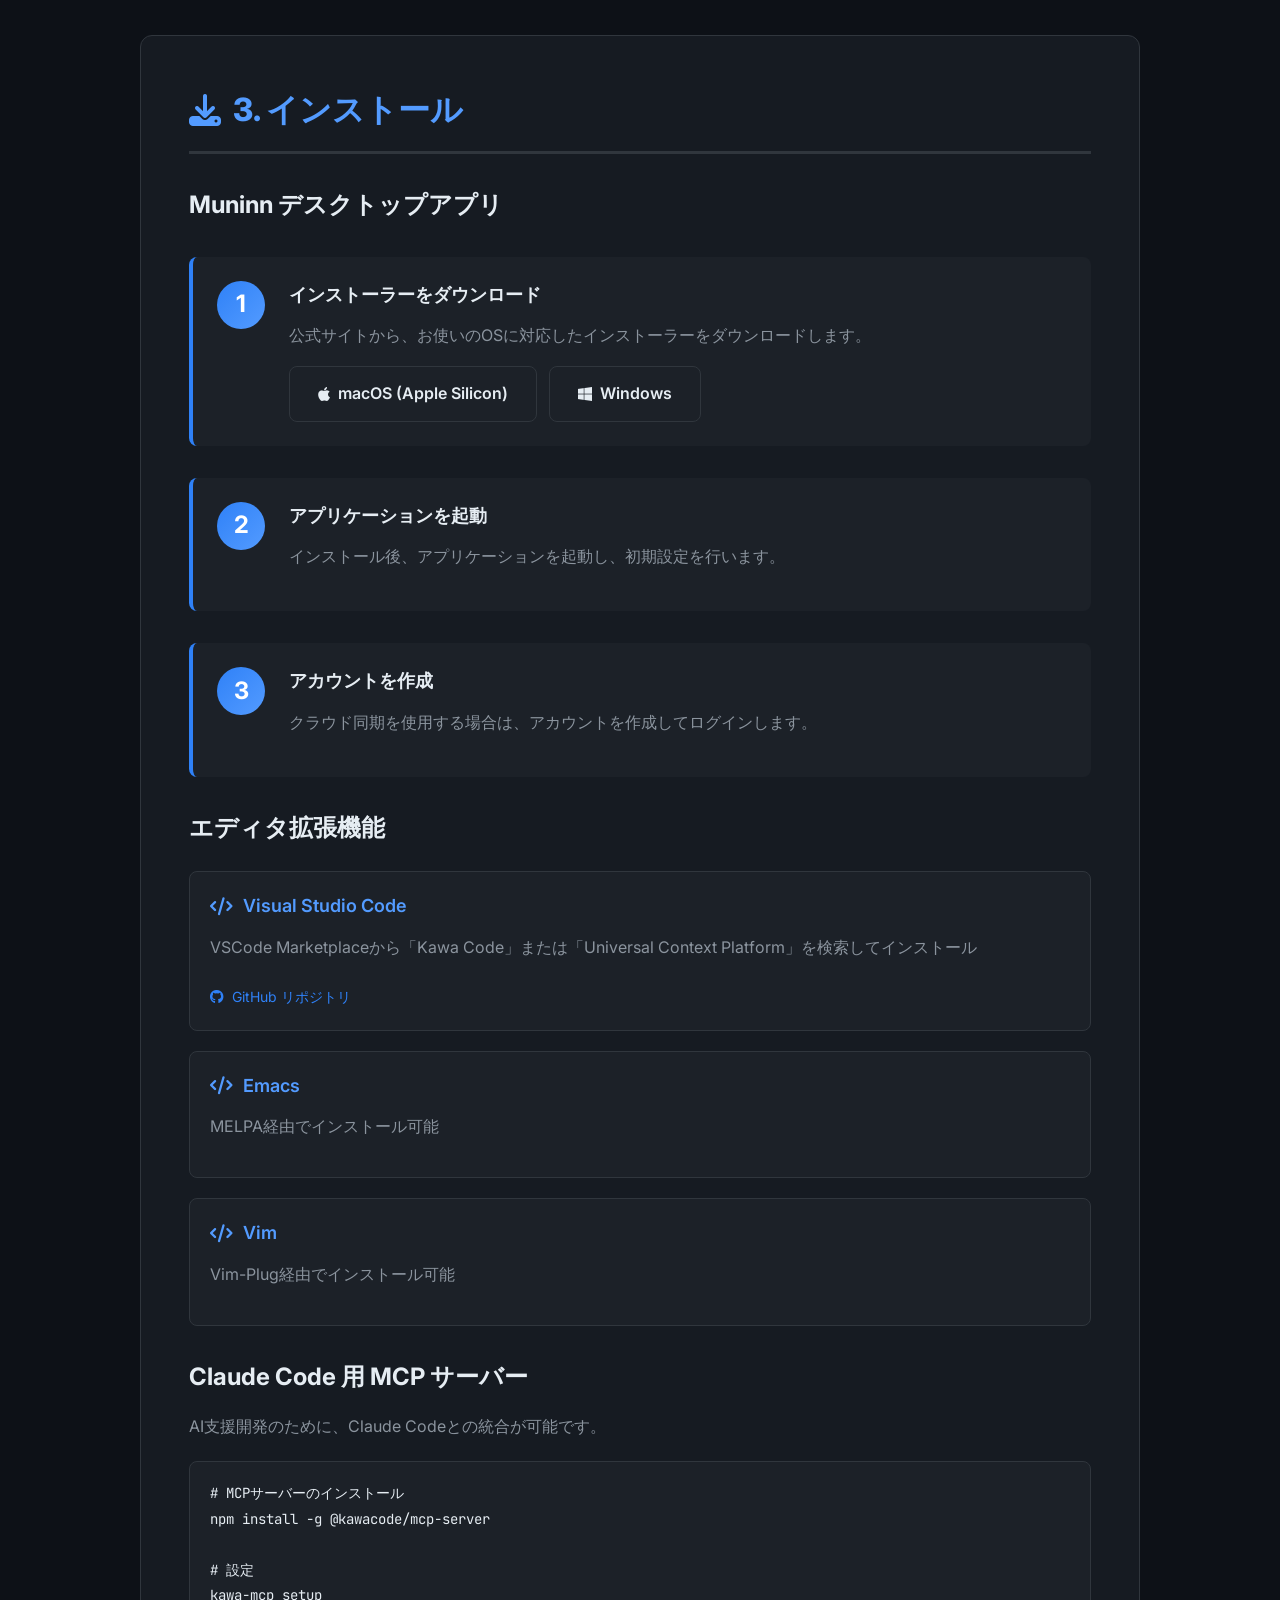
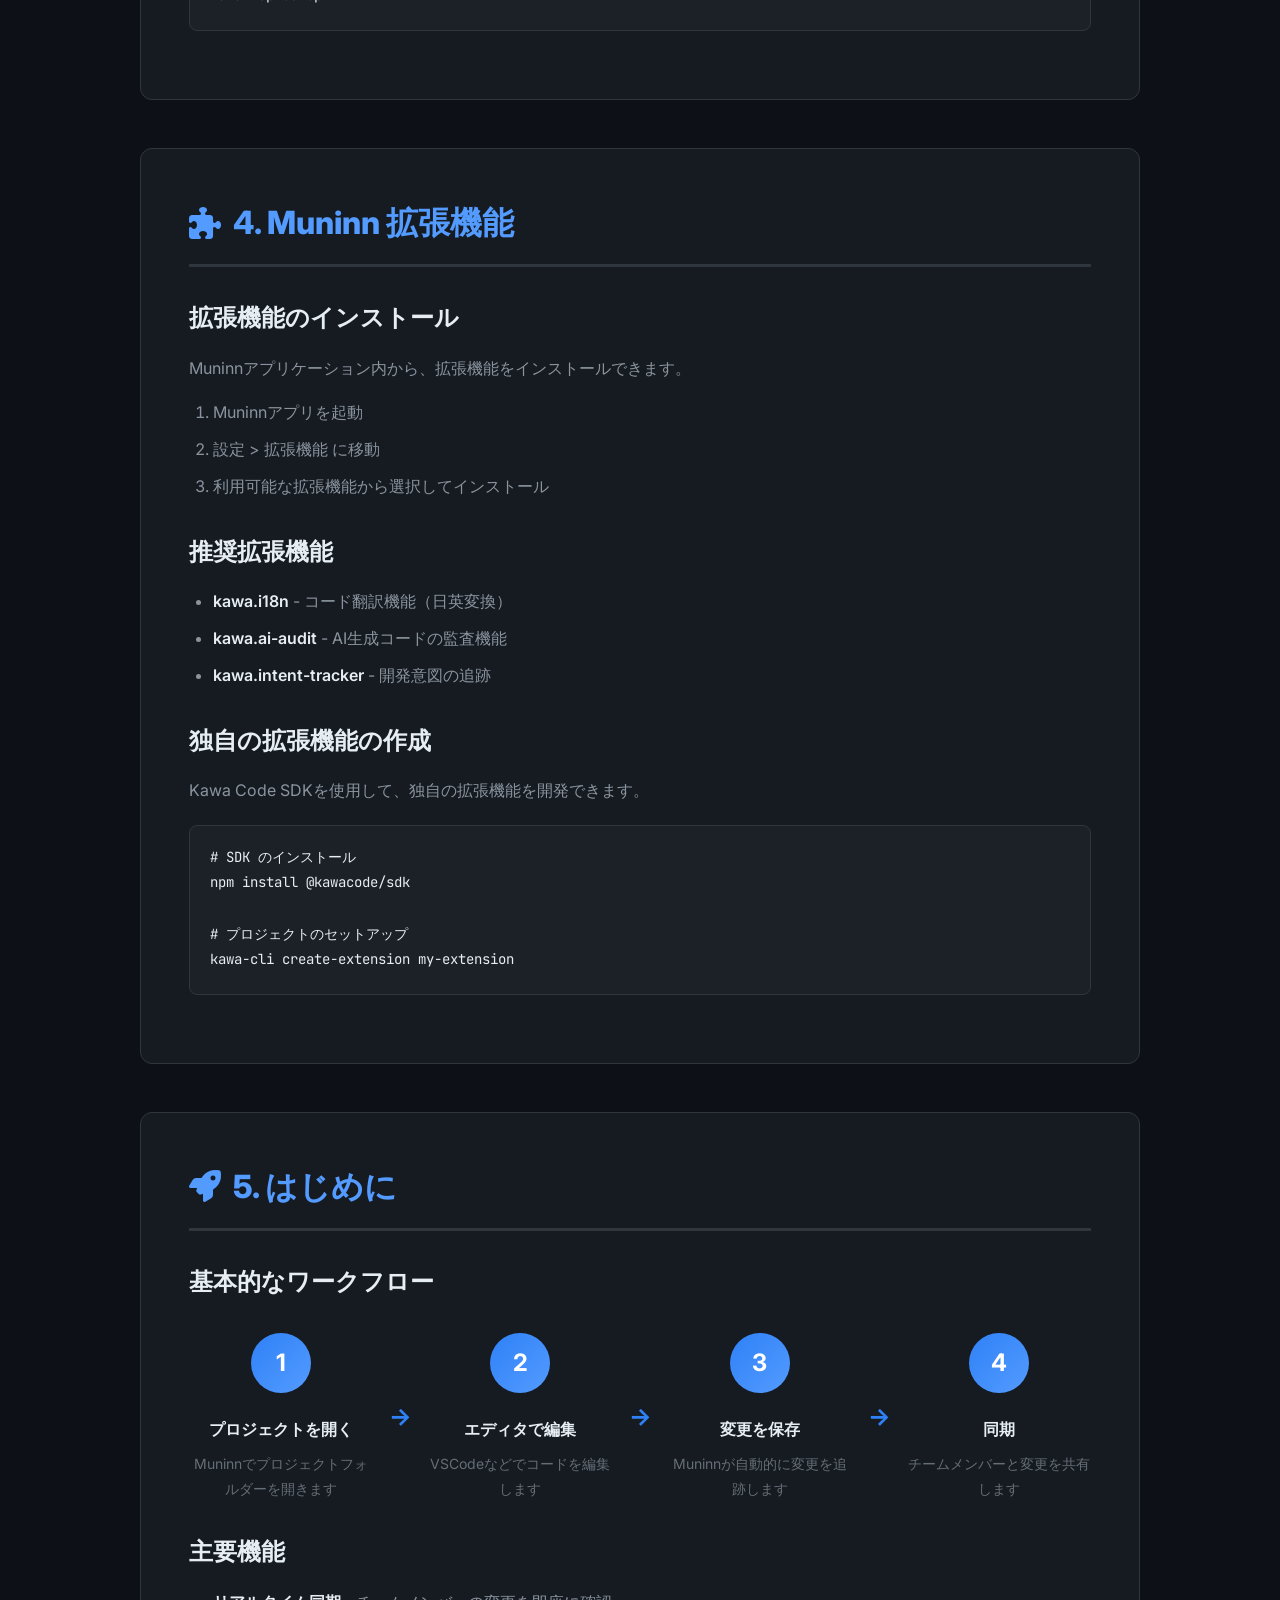
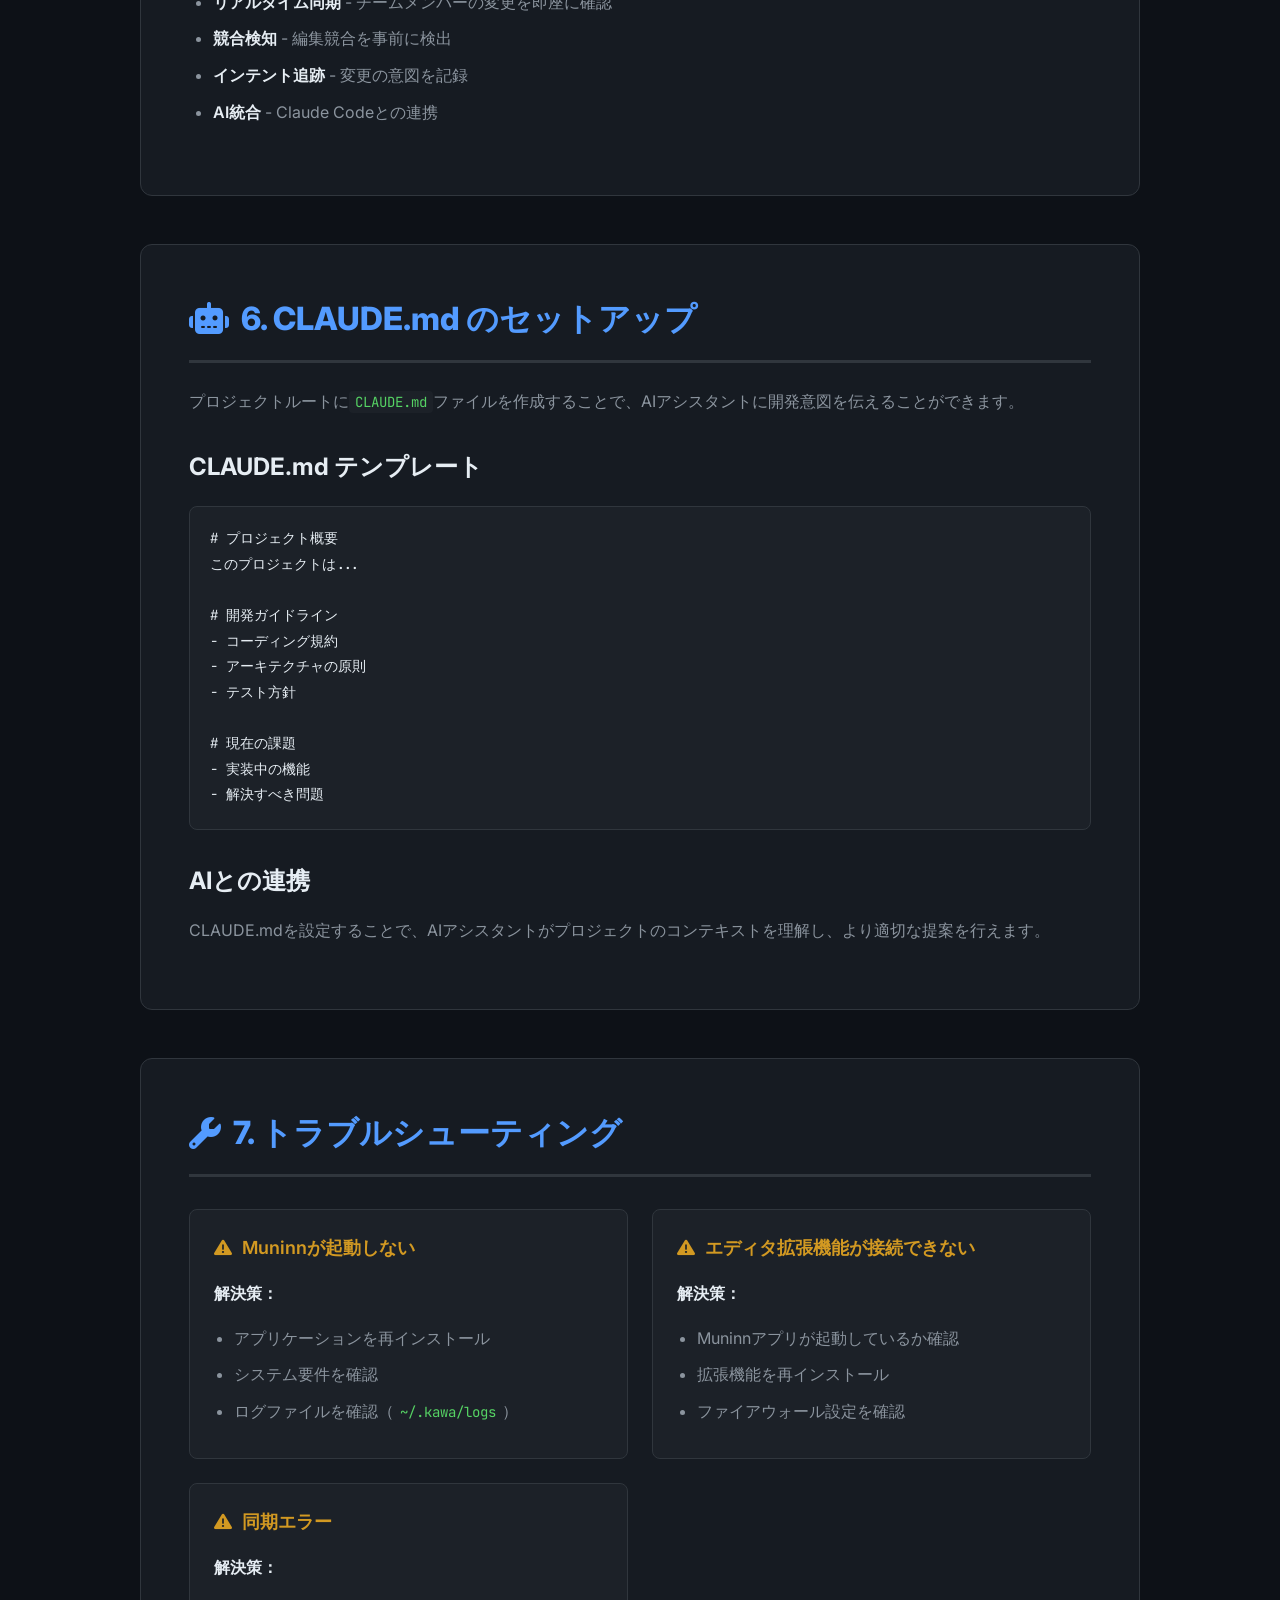
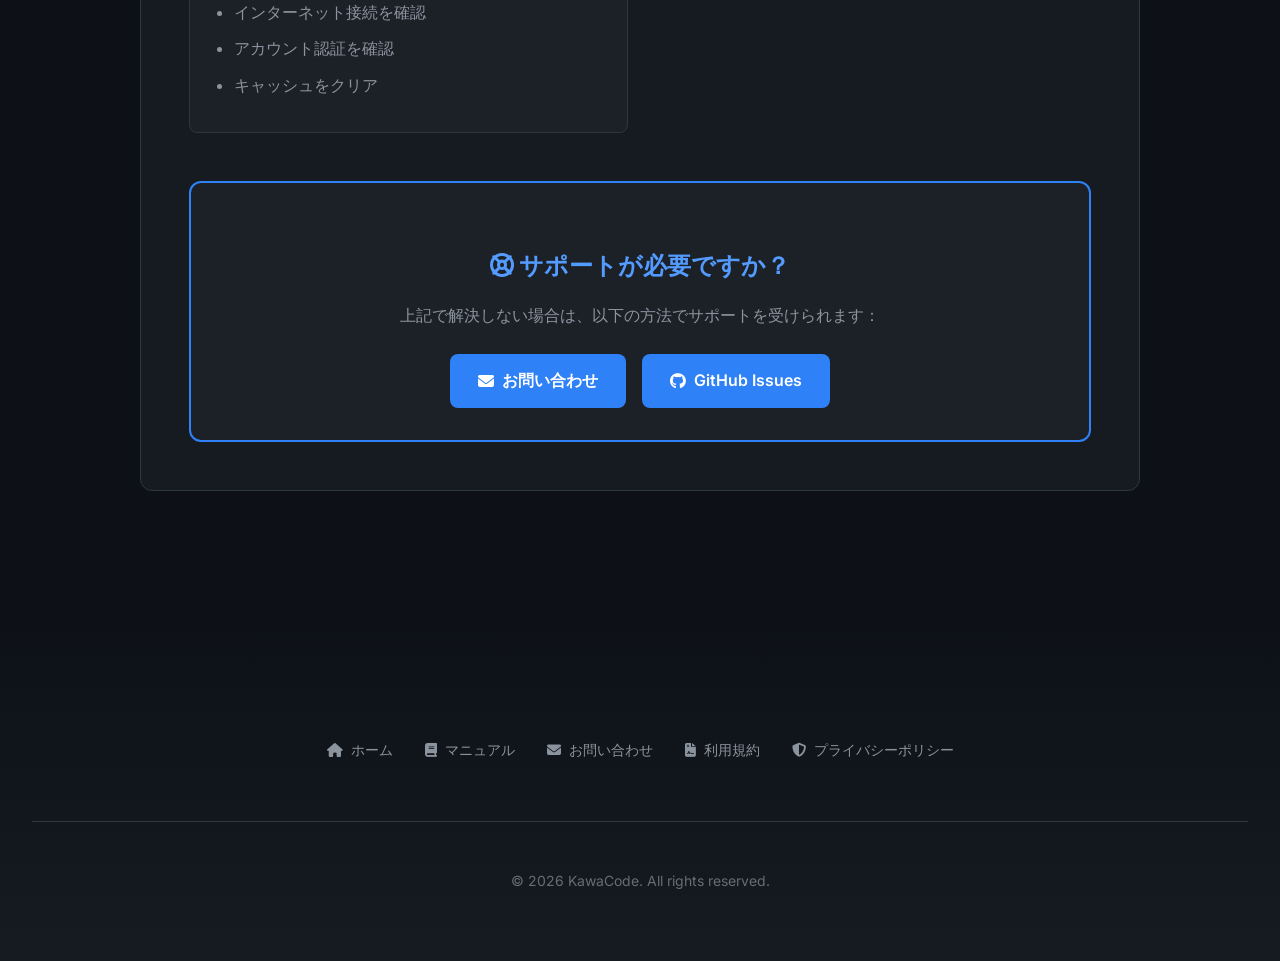
<file: manual.html>
<!DOCTYPE html>
<html lang="ja">
<head>
    <meta charset="UTF-8">
    <meta name="viewport" content="width=device-width, initial-scale=1.0">
    <meta name="description" content="KawaCode ユーザーマニュアル - インストールから使い方まで完全ガイド">
    <title>ユーザーマニュアル - KawaCode</title>
    <link rel="preconnect" href="https://fonts.googleapis.com">
    <link rel="preconnect" href="https://fonts.gstatic.com" crossorigin>
    <link href="https://fonts.googleapis.com/css2?family=Inter:wght@300;400;500;600;700;800&family=JetBrains+Mono:wght@400;500;600&display=swap" rel="stylesheet">
    <link rel="stylesheet" href="https://cdn.jsdelivr.net/npm/@fortawesome/fontawesome-free@6.4.0/css/all.min.css">
    <link rel="stylesheet" href="css/style.css">
    <link rel="stylesheet" href="css/manual.css">
</head>
<body>
    <!-- Navigation -->
    <nav class="navbar">
        <div class="container">
            <a href="index.html" class="nav-brand">
                <img src="images/kawa-logo.png" alt="KawaCode Logo" class="nav-logo">
                <span>KawaCode</span>
            </a>
            <div class="nav-links">
                <a href="index.html#features">機能</a>
                <a href="index.html#governance">ガバナンス</a>
                <a href="index.html#universal">ユニバーサル</a>
                <a href="index.html#roi">ROI</a>
                <a href="index.html#faq">FAQ</a>
                <a href="manual.html" class="active">マニュアル</a>
                <a href="contact.html">お問い合わせ</a>
                <a href="index.html#download" class="btn-download-nav">ダウンロード</a>
            </div>
        </div>
    </nav>

    <!-- Manual Hero Section -->
    <section class="manual-hero">
        <div class="container">
            <div class="manual-hero-content fade-in">
                <h1 class="manual-title">
                    <i class="fas fa-book"></i>
                    ユーザーマニュアル
                </h1>
                <p class="manual-subtitle">
                    KawaCode へようこそ。<br>
                    リアルタイム AI 対応コラボレーションプラットフォームです。
                </p>
                <div class="manual-download-btn">
                    <a href="docs/kawa-code-user-manual.pdf" class="btn btn-primary" download>
                        <i class="fas fa-download"></i>
                        PDF版をダウンロード
                    </a>
                </div>
            </div>
        </div>
    </section>

    <!-- Table of Contents -->
    <section class="manual-toc-section">
        <div class="container">
            <div class="manual-toc fade-in">
                <h2><i class="fas fa-list"></i> 目次</h2>
                <ul class="toc-list">
                    <li><a href="#overview">1. 概要</a></li>
                    <li><a href="#system-requirements">2. システム要件</a></li>
                    <li><a href="#installation">3. インストール</a></li>
                    <li><a href="#extensions">4. Muninn 拡張機能</a></li>
                    <li><a href="#getting-started">5. はじめに</a></li>
                    <li><a href="#claude-setup">6. CLAUDE.md のセットアップ</a></li>
                    <li><a href="#troubleshooting">7. トラブルシューティング</a></li>
                </ul>
            </div>
        </div>
    </section>

    <!-- Manual Content -->
    <section class="manual-content-section">
        <div class="container">
            <div class="manual-content">
                <!-- Overview -->
                <article id="overview" class="manual-article fade-in">
                    <h2><i class="fas fa-info-circle"></i> 1. 概要</h2>
                    <p>Kawa Code エコシステムは、複数の相互接続されたコンポーネントで構成されています。</p>
                    
                    <h3>コンポーネント</h3>
                    <div class="component-grid">
                        <div class="component-card">
                            <div class="component-icon">
                                <i class="fas fa-desktop"></i>
                            </div>
                            <h4>Muninn</h4>
                            <p>Kawa Code デスクトップアプリケーション - Git 操作を管理し、差分を生成し、クラウドと同期する中心的なハブ</p>
                        </div>
                        <div class="component-card">
                            <div class="component-icon">
                                <i class="fas fa-puzzle-piece"></i>
                            </div>
                            <h4>Muninn Extensions</h4>
                            <p>kawa.i18n コード翻訳拡張機能など、Kawa Code メインアプリケーション用の拡張機能</p>
                        </div>
                        <div class="component-card">
                            <div class="component-icon">
                                <i class="fas fa-code"></i>
                            </div>
                            <h4>Huginn Extensions</h4>
                            <p>Kawa Code に接続し、コラボレーション機能を表示するエディタプラグイン (VSCode、Emacs、Vim)</p>
                        </div>
                        <div class="component-card">
                            <div class="component-icon">
                                <i class="fas fa-cloud"></i>
                            </div>
                            <h4>Kawa API</h4>
                            <p>チームメンバーを調整するクラウドサービス</p>
                        </div>
                        <div class="component-card">
                            <div class="component-icon">
                                <i class="fas fa-robot"></i>
                            </div>
                            <h4>MCP Server</h4>
                            <p>インテント追跡機能を備えた AI 支援開発のための Claude Code との統合</p>
                        </div>
                    </div>

                    <h3>アーキテクチャ</h3>
                    <div class="architecture-diagram">
                        <pre><code>Editor (VSCode/Emacs/Vim)
    ↓
Unix sockets / Named pipes
    ↓
Muninn (Desktop App)
    ↓
WebSockets
    ↓
Kawa API (Cloud)</code></pre>
                    </div>

                    <h3>データストレージと同期</h3>
                    <ul>
                        <li>ローカルストレージ：すべてのデータはローカルマシンに保存されます</li>
                        <li>クラウド同期：オプションでチームメンバーとの同期が可能</li>
                        <li>リアルタイム更新：WebSocketsを使用した即座の変更通知</li>
                    </ul>
                </article>

                <!-- System Requirements -->
                <article id="system-requirements" class="manual-article fade-in">
                    <h2><i class="fas fa-laptop"></i> 2. システム要件</h2>
                    
                    <div class="requirements-grid">
                        <div class="requirement-card">
                            <h3><i class="fab fa-apple"></i> macOS</h3>
                            <ul>
                                <li>macOS 11.0 (Big Sur) 以降</li>
                                <li>Apple Silicon (M1/M2/M3) または Intel プロセッサ</li>
                                <li>4GB RAM 以上推奨</li>
                            </ul>
                        </div>
                        <div class="requirement-card">
                            <h3><i class="fab fa-windows"></i> Windows</h3>
                            <ul>
                                <li>Windows 10 (64-bit) 以降</li>
                                <li>4GB RAM 以上推奨</li>
                                <li>.NET Framework 4.7.2 以降</li>
                            </ul>
                        </div>
                        <div class="requirement-card">
                            <h3><i class="fab fa-linux"></i> Linux</h3>
                            <ul>
                                <li>Ubuntu 20.04 以降 / Debian 11 以降</li>
                                <li>4GB RAM 以上推奨</li>
                                <li>GTK+ 3.0 以降</li>
                            </ul>
                        </div>
                    </div>
                </article>

                <!-- Installation -->
                <article id="installation" class="manual-article fade-in">
                    <h2><i class="fas fa-download"></i> 3. インストール</h2>

                    <h3>Muninn デスクトップアプリ</h3>
                    <div class="install-steps">
                        <div class="install-step">
                            <div class="step-number">1</div>
                            <div class="step-content">
                                <h4>インストーラーをダウンロード</h4>
                                <p>公式サイトから、お使いのOSに対応したインストーラーをダウンロードします。</p>
                                <div class="download-buttons">
                                    <a href="https://codeawareness.com/assets/kawa-code-darwin-aarch64-5.0.2.dmg" class="btn btn-secondary">
                                        <i class="fab fa-apple"></i> macOS (Apple Silicon)
                                    </a>
                                    <a href="https://apps.microsoft.com/detail/9nnqv44kh6fg?hl=en-US&gl=US" class="btn btn-secondary" target="_blank">
                                        <i class="fab fa-windows"></i> Windows
                                    </a>
                                </div>
                            </div>
                        </div>
                        <div class="install-step">
                            <div class="step-number">2</div>
                            <div class="step-content">
                                <h4>アプリケーションを起動</h4>
                                <p>インストール後、アプリケーションを起動し、初期設定を行います。</p>
                            </div>
                        </div>
                        <div class="install-step">
                            <div class="step-number">3</div>
                            <div class="step-content">
                                <h4>アカウントを作成</h4>
                                <p>クラウド同期を使用する場合は、アカウントを作成してログインします。</p>
                            </div>
                        </div>
                    </div>

                    <h3>エディタ拡張機能</h3>
                    <div class="editor-extensions">
                        <div class="extension-item">
                            <h4><i class="fas fa-code"></i> Visual Studio Code</h4>
                            <p>VSCode Marketplaceから「Kawa Code」または「Universal Context Platform」を検索してインストール</p>
                            <a href="https://github.com/CodeAwareness/kawa.vscode" target="_blank" class="extension-link">
                                <i class="fab fa-github"></i> GitHub リポジトリ
                            </a>
                        </div>
                        <div class="extension-item">
                            <h4><i class="fas fa-code"></i> Emacs</h4>
                            <p>MELPA経由でインストール可能</p>
                        </div>
                        <div class="extension-item">
                            <h4><i class="fas fa-code"></i> Vim</h4>
                            <p>Vim-Plug経由でインストール可能</p>
                        </div>
                    </div>

                    <h3>Claude Code 用 MCP サーバー</h3>
                    <p>AI支援開発のために、Claude Codeとの統合が可能です。</p>
                    <pre><code class="language-bash"># MCPサーバーのインストール
npm install -g @kawacode/mcp-server

# 設定
kawa-mcp setup</code></pre>
                </article>

                <!-- Extensions -->
                <article id="extensions" class="manual-article fade-in">
                    <h2><i class="fas fa-puzzle-piece"></i> 4. Muninn 拡張機能</h2>

                    <h3>拡張機能のインストール</h3>
                    <p>Muninnアプリケーション内から、拡張機能をインストールできます。</p>
                    <ol>
                        <li>Muninnアプリを起動</li>
                        <li>設定 > 拡張機能 に移動</li>
                        <li>利用可能な拡張機能から選択してインストール</li>
                    </ol>

                    <h3>推奨拡張機能</h3>
                    <ul>
                        <li><strong>kawa.i18n</strong> - コード翻訳機能（日英変換）</li>
                        <li><strong>kawa.ai-audit</strong> - AI生成コードの監査機能</li>
                        <li><strong>kawa.intent-tracker</strong> - 開発意図の追跡</li>
                    </ul>

                    <h3>独自の拡張機能の作成</h3>
                    <p>Kawa Code SDKを使用して、独自の拡張機能を開発できます。</p>
                    <pre><code class="language-bash"># SDK のインストール
npm install @kawacode/sdk

# プロジェクトのセットアップ
kawa-cli create-extension my-extension</code></pre>
                </article>

                <!-- Getting Started -->
                <article id="getting-started" class="manual-article fade-in">
                    <h2><i class="fas fa-rocket"></i> 5. はじめに</h2>

                    <h3>基本的なワークフロー</h3>
                    <div class="workflow-steps">
                        <div class="workflow-step">
                            <div class="workflow-icon">1</div>
                            <h4>プロジェクトを開く</h4>
                            <p>Muninnでプロジェクトフォルダーを開きます</p>
                        </div>
                        <div class="workflow-arrow">→</div>
                        <div class="workflow-step">
                            <div class="workflow-icon">2</div>
                            <h4>エディタで編集</h4>
                            <p>VSCodeなどでコードを編集します</p>
                        </div>
                        <div class="workflow-arrow">→</div>
                        <div class="workflow-step">
                            <div class="workflow-icon">3</div>
                            <h4>変更を保存</h4>
                            <p>Muninnが自動的に変更を追跡します</p>
                        </div>
                        <div class="workflow-arrow">→</div>
                        <div class="workflow-step">
                            <div class="workflow-icon">4</div>
                            <h4>同期</h4>
                            <p>チームメンバーと変更を共有します</p>
                        </div>
                    </div>

                    <h3>主要機能</h3>
                    <ul>
                        <li><strong>リアルタイム同期</strong> - チームメンバーの変更を即座に確認</li>
                        <li><strong>競合検知</strong> - 編集競合を事前に検出</li>
                        <li><strong>インテント追跡</strong> - 変更の意図を記録</li>
                        <li><strong>AI統合</strong> - Claude Codeとの連携</li>
                    </ul>
                </article>

                <!-- Claude Setup -->
                <article id="claude-setup" class="manual-article fade-in">
                    <h2><i class="fas fa-robot"></i> 6. CLAUDE.md のセットアップ</h2>

                    <p>プロジェクトルートに<code>CLAUDE.md</code>ファイルを作成することで、AIアシスタントに開発意図を伝えることができます。</p>

                    <h3>CLAUDE.md テンプレート</h3>
                    <pre><code class="language-markdown"># プロジェクト概要
このプロジェクトは...

# 開発ガイドライン
- コーディング規約
- アーキテクチャの原則
- テスト方針

# 現在の課題
- 実装中の機能
- 解決すべき問題</code></pre>

                    <h3>AIとの連携</h3>
                    <p>CLAUDE.mdを設定することで、AIアシスタントがプロジェクトのコンテキストを理解し、より適切な提案を行えます。</p>
                </article>

                <!-- Troubleshooting -->
                <article id="troubleshooting" class="manual-article fade-in">
                    <h2><i class="fas fa-wrench"></i> 7. トラブルシューティング</h2>

                    <div class="troubleshooting-grid">
                        <div class="trouble-item">
                            <h3><i class="fas fa-exclamation-triangle"></i> Muninnが起動しない</h3>
                            <p><strong>解決策：</strong></p>
                            <ul>
                                <li>アプリケーションを再インストール</li>
                                <li>システム要件を確認</li>
                                <li>ログファイルを確認（<code>~/.kawa/logs</code>）</li>
                            </ul>
                        </div>

                        <div class="trouble-item">
                            <h3><i class="fas fa-exclamation-triangle"></i> エディタ拡張機能が接続できない</h3>
                            <p><strong>解決策：</strong></p>
                            <ul>
                                <li>Muninnアプリが起動しているか確認</li>
                                <li>拡張機能を再インストール</li>
                                <li>ファイアウォール設定を確認</li>
                            </ul>
                        </div>

                        <div class="trouble-item">
                            <h3><i class="fas fa-exclamation-triangle"></i> 同期エラー</h3>
                            <p><strong>解決策：</strong></p>
                            <ul>
                                <li>インターネット接続を確認</li>
                                <li>アカウント認証を確認</li>
                                <li>キャッシュをクリア</li>
                            </ul>
                        </div>
                    </div>

                    <div class="support-section">
                        <h3><i class="fas fa-life-ring"></i> サポートが必要ですか？</h3>
                        <p>上記で解決しない場合は、以下の方法でサポートを受けられます：</p>
                        <div class="support-options">
                            <a href="contact.html" class="support-btn">
                                <i class="fas fa-envelope"></i>
                                お問い合わせ
                            </a>
                            <a href="https://github.com/CodeAwareness/kawa.vscode/issues" target="_blank" class="support-btn">
                                <i class="fab fa-github"></i>
                                GitHub Issues
                            </a>
                        </div>
                    </div>
                </article>
            </div>
        </div>
    </section>

    <!-- Footer -->
    <footer class="footer">
        <div class="container">
            <div class="footer-content">
                <div class="footer-links">
                    <a href="index.html">
                        <i class="fas fa-home"></i>
                        ホーム
                    </a>
                    <a href="manual.html" class="active">
                        <i class="fas fa-book"></i>
                        マニュアル
                    </a>
                    <a href="contact.html">
                        <i class="fas fa-envelope"></i>
                        お問い合わせ
                    </a>
                    <a href="terms.html">
                        <i class="fas fa-file-contract"></i>
                        利用規約
                    </a>
                    <a href="privacy.html">
                        <i class="fas fa-shield-alt"></i>
                        プライバシーポリシー
                    </a>
                </div>
            </div>
            <div class="footer-bottom">
                <p>&copy; 2026 KawaCode. All rights reserved.</p>
            </div>
        </div>
    </footer>

    <script src="js/main.js"></script>
<script src="https://www.genspark.ai/sandbox_inspect.js"></script></body>
</html>
</file>
<file: css/style.css>
/* ===================================
   KAWA Code - GitHub-inspired Design
   =================================== */

/* CSS Variables */
:root {
    /* Colors - GitHub Dark Theme */
    --color-bg-primary: #0D1117;
    --color-bg-secondary: #161B22;
    --color-bg-tertiary: #1C2128;
    --color-bg-elevated: #21262D;
    
    /* KAWA Brand Colors */
    --color-kawa-blue: #2F81F7;
    --color-kawa-blue-light: #539BFF;
    --color-kawa-blue-dark: #1F6FEB;
    --color-kawa-green: #3FB950;
    --color-kawa-green-light: #56D364;
    
    /* Text Colors */
    --color-text-primary: #E6EDF3;
    --color-text-secondary: #8B949E;
    --color-text-tertiary: #656D76;
    
    /* Accent Colors */
    --color-accent-danger: #F85149;
    --color-accent-warning: #D29922;
    --color-accent-success: #3FB950;
    
    /* Border Colors */
    --color-border-default: #30363D;
    --color-border-muted: #21262D;
    
    /* Shadows */
    --shadow-sm: 0 1px 0 rgba(27, 31, 36, 0.04);
    --shadow-md: 0 3px 6px rgba(0, 0, 0, 0.15);
    --shadow-lg: 0 8px 24px rgba(0, 0, 0, 0.2);
    --shadow-xl: 0 16px 48px rgba(0, 0, 0, 0.3);
    
    /* Typography */
    --font-family-base: 'Inter', -apple-system, BlinkMacSystemFont, 'Segoe UI', 'Helvetica', 'Arial', sans-serif;
    --font-family-mono: 'JetBrains Mono', 'Courier New', monospace;
    
    /* Spacing */
    --spacing-unit: 8px;
    
    /* Transitions */
    --transition-base: all 0.3s cubic-bezier(0.4, 0, 0.2, 1);
}

/* ===================================
   Base Styles
   =================================== */

* {
    margin: 0;
    padding: 0;
    box-sizing: border-box;
}

html {
    scroll-behavior: smooth;
}

body {
    font-family: var(--font-family-base);
    background-color: var(--color-bg-primary);
    color: var(--color-text-primary);
    line-height: 1.6;
    font-size: 16px;
    overflow-x: hidden;
}

.container {
    max-width: 1280px;
    margin: 0 auto;
    padding: 0 32px;
}

/* ===================================
   Navigation Bar
   =================================== */

.navbar {
    position: fixed;
    top: 0;
    left: 0;
    right: 0;
    background-color: rgba(13, 17, 23, 0.95);
    backdrop-filter: blur(10px);
    border-bottom: 1px solid var(--color-border-default);
    padding: 16px 0;
    z-index: 1000;
    transition: var(--transition-base);
}

.navbar .container {
    display: flex;
    justify-content: space-between;
    align-items: center;
}

.nav-brand {
    display: flex;
    align-items: center;
    gap: 12px;
    font-size: 20px;
    font-weight: 700;
    color: var(--color-text-primary);
    text-decoration: none;
    transition: var(--transition-base);
}

.nav-brand:hover {
    opacity: 0.8;
}

.nav-logo {
    width: 32px;
    height: 32px;
    object-fit: contain;
}

.nav-brand i {
    color: var(--color-kawa-blue);
    font-size: 24px;
}

.nav-links {
    display: flex;
    align-items: center;
    gap: 24px;
}

.nav-links a {
    color: var(--color-text-secondary);
    text-decoration: none;
    font-weight: 500;
    font-size: 14px;
    transition: var(--transition-base);
    padding: 8px 12px;
    border-radius: 6px;
}

.nav-links a:hover {
    color: var(--color-text-primary);
    background-color: var(--color-bg-tertiary);
}

.btn-download-nav {
    background-color: var(--color-kawa-blue) !important;
    color: white !important;
    padding: 8px 16px !important;
    border-radius: 6px;
}

.btn-download-nav:hover {
    background-color: var(--color-kawa-blue-light) !important;
}

/* ===================================
   Hero Section
   =================================== */

.hero {
    padding: 160px 0 120px;
    text-align: center;
}

.hero-content {
    max-width: 900px;
    margin: 0 auto;
}

.hero-logo {
    margin-bottom: 32px;
    display: flex;
    justify-content: center;
}

.hero-logo img {
    width: 120px;
    height: 120px;
    object-fit: contain;
    animation: fadeInScale 0.8s ease-out;
}

@keyframes fadeInScale {
    from {
        opacity: 0;
        transform: scale(0.8);
    }
    to {
        opacity: 1;
        transform: scale(1);
    }
}

.hero-title {
    font-size: 56px;
    font-weight: 800;
    line-height: 1.2;
    margin-bottom: 32px;
    letter-spacing: -0.02em;
}

.highlight {
    color: var(--color-kawa-blue-light);
    position: relative;
    display: inline-block;
}

.highlight-green {
    color: var(--color-kawa-green-light);
    font-weight: 600;
}

.hero-subtitle {
    font-size: 18px;
    line-height: 1.8;
    color: var(--color-text-secondary);
    margin-bottom: 48px;
}

.hero-subtitle strong {
    color: var(--color-text-primary);
    font-weight: 600;
}

.hero-cta {
    display: flex;
    justify-content: center;
    gap: 16px;
    margin-bottom: 64px;
    flex-wrap: wrap;
}

.btn {
    display: inline-flex;
    align-items: center;
    gap: 8px;
    padding: 14px 28px;
    border-radius: 8px;
    font-size: 16px;
    font-weight: 600;
    text-decoration: none;
    transition: var(--transition-base);
    cursor: pointer;
    border: none;
}

.btn-primary {
    background-color: var(--color-kawa-blue);
    color: white;
    box-shadow: 0 0 0 0 rgba(47, 129, 247, 0.4);
}

.btn-primary:hover {
    background-color: var(--color-kawa-blue-light);
    transform: translateY(-2px);
    box-shadow: 0 8px 16px rgba(47, 129, 247, 0.3);
}

.btn-secondary {
    background-color: var(--color-bg-tertiary);
    color: var(--color-text-primary);
    border: 1px solid var(--color-border-default);
}

.btn-secondary:hover {
    background-color: var(--color-bg-elevated);
    border-color: var(--color-text-tertiary);
}

.btn-large {
    padding: 16px 32px;
    font-size: 18px;
}

.hero-stats {
    display: flex;
    justify-content: center;
    gap: 64px;
    flex-wrap: wrap;
}

.stat-item {
    text-align: center;
}

.stat-number {
    font-size: 48px;
    font-weight: 800;
    color: var(--color-kawa-blue-light);
    margin-bottom: 8px;
}

.stat-label {
    font-size: 14px;
    color: var(--color-text-secondary);
}

/* ===================================
   Section Divider
   =================================== */

.section-divider {
    border: none;
    height: 1px;
    background: linear-gradient(
        90deg,
        transparent,
        var(--color-border-default) 50%,
        transparent
    );
    margin: 80px 0;
}

/* ===================================
   Common Section Styles
   =================================== */

section {
    padding: 80px 0;
}

.section-header {
    text-align: center;
    margin-bottom: 64px;
}

.section-title {
    font-size: 42px;
    font-weight: 800;
    margin-bottom: 24px;
    display: flex;
    align-items: center;
    justify-content: center;
    gap: 16px;
}

.section-title i {
    color: var(--color-kawa-blue);
}

.section-subtitle {
    font-size: 18px;
    line-height: 1.8;
    color: var(--color-text-secondary);
    max-width: 800px;
    margin: 0 auto;
}

.section-subtitle strong {
    color: var(--color-text-primary);
}

/* ===================================
   Governance Section
   =================================== */

.problem-solution {
    display: grid;
    grid-template-columns: repeat(auto-fit, minmax(400px, 1fr));
    gap: 32px;
    margin-bottom: 64px;
}

.problem-card,
.solution-card {
    background-color: var(--color-bg-secondary);
    border: 1px solid var(--color-border-default);
    border-radius: 12px;
    padding: 32px;
}

.card-header {
    display: flex;
    align-items: center;
    gap: 12px;
    margin-bottom: 24px;
}

.card-header i {
    font-size: 28px;
}

.problem-card .card-header i {
    color: var(--color-accent-danger);
}

.solution-card .card-header i {
    color: var(--color-kawa-green);
}

.card-header h3 {
    font-size: 24px;
    font-weight: 700;
}

.problem-list {
    list-style: none;
}

.problem-list li {
    padding: 12px 0;
    display: flex;
    align-items: center;
    gap: 12px;
    color: var(--color-text-secondary);
    border-bottom: 1px solid var(--color-border-muted);
}

.problem-list li:last-child {
    border-bottom: none;
}

.problem-list i {
    color: var(--color-accent-danger);
    font-size: 18px;
}

.solution-features {
    display: flex;
    flex-direction: column;
    gap: 24px;
}

.feature-item {
    display: flex;
    gap: 16px;
}

.feature-icon {
    flex-shrink: 0;
    width: 48px;
    height: 48px;
    background-color: var(--color-bg-tertiary);
    border: 1px solid var(--color-border-default);
    border-radius: 8px;
    display: flex;
    align-items: center;
    justify-content: center;
    color: var(--color-kawa-blue);
    font-size: 20px;
}

.feature-content h4 {
    font-size: 18px;
    font-weight: 600;
    margin-bottom: 8px;
    color: var(--color-text-primary);
}

.feature-content p {
    color: var(--color-text-secondary);
    line-height: 1.6;
}

/* Audit Visualization */

.audit-visualization {
    max-width: 800px;
    margin: 0 auto;
}

.code-audit {
    background-color: var(--color-bg-secondary);
    border: 1px solid var(--color-border-default);
    border-radius: 12px;
    overflow: hidden;
}

.audit-header {
    background-color: var(--color-bg-tertiary);
    padding: 16px 24px;
    display: flex;
    justify-content: space-between;
    align-items: center;
    border-bottom: 1px solid var(--color-border-default);
}

.audit-badge {
    background-color: var(--color-kawa-blue);
    color: white;
    padding: 4px 12px;
    border-radius: 12px;
    font-size: 12px;
    font-weight: 600;
}

.audit-timestamp {
    font-family: var(--font-family-mono);
    font-size: 12px;
    color: var(--color-text-tertiary);
}

.audit-body {
    padding: 24px;
}

.audit-row {
    display: flex;
    padding: 12px 0;
    border-bottom: 1px solid var(--color-border-muted);
}

.audit-row:last-child {
    border-bottom: none;
}

.audit-key {
    flex: 0 0 140px;
    font-weight: 600;
    color: var(--color-text-tertiary);
    font-size: 14px;
}

.audit-value {
    flex: 1;
    color: var(--color-text-primary);
    font-family: var(--font-family-mono);
    font-size: 14px;
}

.audit-status {
    display: inline-flex;
    align-items: center;
    gap: 6px;
    padding: 4px 12px;
    border-radius: 12px;
    font-size: 14px;
    font-weight: 600;
}

.audit-status.approved {
    background-color: rgba(63, 185, 80, 0.15);
    color: var(--color-kawa-green);
}

/* ===================================
   Universal Programming Section
   =================================== */

.universal-concept {
    margin-bottom: 64px;
}

.concept-diagram {
    display: flex;
    justify-content: center;
    align-items: center;
    gap: 32px;
    flex-wrap: wrap;
    padding: 48px 0;
}

.concept-step {
    text-align: center;
    flex: 0 0 200px;
}

.step-icon {
    width: 80px;
    height: 80px;
    margin: 0 auto 16px;
    background: linear-gradient(135deg, var(--color-kawa-blue), var(--color-kawa-blue-light));
    border-radius: 50%;
    display: flex;
    align-items: center;
    justify-content: center;
    font-size: 32px;
    color: white;
    box-shadow: 0 8px 16px rgba(47, 129, 247, 0.3);
}

.concept-step h4 {
    font-size: 18px;
    font-weight: 600;
    margin-bottom: 8px;
}

.concept-step p {
    font-size: 14px;
    color: var(--color-text-secondary);
}

.concept-arrow {
    color: var(--color-kawa-blue);
    font-size: 32px;
}

/* Code Split View */

.code-split-view {
    background-color: var(--color-bg-secondary);
    border: 1px solid var(--color-border-default);
    border-radius: 12px;
    padding: 32px;
}

.split-view-title {
    font-size: 24px;
    font-weight: 700;
    margin-bottom: 24px;
    display: flex;
    align-items: center;
    gap: 12px;
}

.split-view-title i {
    color: var(--color-kawa-blue);
}

.split-container {
    display: grid;
    grid-template-columns: repeat(auto-fit, minmax(400px, 1fr));
    gap: 24px;
    margin-bottom: 24px;
}

.split-pane {
    background-color: var(--color-bg-tertiary);
    border: 1px solid var(--color-border-default);
    border-radius: 8px;
    overflow: hidden;
}

.pane-header {
    background-color: var(--color-bg-elevated);
    padding: 12px 16px;
    display: flex;
    justify-content: space-between;
    align-items: center;
    border-bottom: 1px solid var(--color-border-default);
}

.pane-title {
    font-size: 14px;
    font-weight: 600;
    display: flex;
    align-items: center;
    gap: 8px;
}

.split-left .pane-title {
    color: var(--color-kawa-green);
}

.split-right .pane-title {
    color: var(--color-kawa-blue);
}

.pane-label {
    font-size: 12px;
    color: var(--color-text-tertiary);
    font-family: var(--font-family-mono);
}

.code-block {
    margin: 0;
    padding: 16px;
    overflow-x: auto;
}

.code-block code {
    font-family: var(--font-family-mono);
    font-size: 13px;
    line-height: 1.6;
    color: var(--color-text-primary);
}

.split-benefits {
    display: flex;
    justify-content: center;
    gap: 32px;
    flex-wrap: wrap;
    padding: 24px;
    background-color: var(--color-bg-tertiary);
    border-radius: 8px;
}

.benefit-item {
    display: flex;
    align-items: center;
    gap: 8px;
    color: var(--color-text-secondary);
}

.benefit-item i {
    color: var(--color-kawa-green);
    font-size: 18px;
}

.benefit-item strong {
    color: var(--color-kawa-green-light);
}

/* ===================================
   Collaboration Section
   =================================== */

.collaboration-features {
    display: flex;
    flex-direction: column;
    gap: 48px;
}

.collab-feature {
    display: grid;
    grid-template-columns: repeat(auto-fit, minmax(300px, 1fr));
    gap: 32px;
    align-items: center;
}

.feature-visual {
    background-color: var(--color-bg-secondary);
    border: 1px solid var(--color-border-default);
    border-radius: 12px;
    padding: 48px;
    display: flex;
    align-items: center;
    justify-content: center;
}

/* Conflict Detection Visual */

.conflict-detection {
    display: flex;
    align-items: center;
    gap: 24px;
}

.dev-icon {
    display: flex;
    flex-direction: column;
    align-items: center;
    gap: 8px;
}

.dev-icon i {
    width: 60px;
    height: 60px;
    background: linear-gradient(135deg, var(--color-kawa-blue), var(--color-kawa-blue-light));
    border-radius: 50%;
    display: flex;
    align-items: center;
    justify-content: center;
    font-size: 24px;
    color: white;
}

.dev-icon span {
    font-size: 12px;
    color: var(--color-text-secondary);
}

.conflict-alert {
    display: flex;
    flex-direction: column;
    align-items: center;
    gap: 8px;
    animation: pulse 2s infinite;
}

.conflict-alert i {
    font-size: 32px;
    color: var(--color-accent-warning);
}

.conflict-alert span {
    font-size: 12px;
    color: var(--color-accent-warning);
    font-weight: 600;
}

@keyframes pulse {
    0%, 100% {
        opacity: 1;
        transform: scale(1);
    }
    50% {
        opacity: 0.8;
        transform: scale(1.05);
    }
}

/* P2P Sync Visual */

.p2p-sync {
    display: flex;
    align-items: center;
    gap: 32px;
}

.sync-node i {
    font-size: 48px;
    color: var(--color-kawa-blue);
}

.sync-line {
    display: flex;
    flex-direction: column;
    align-items: center;
    gap: 8px;
    position: relative;
}

.sync-line::before {
    content: '';
    position: absolute;
    top: 50%;
    left: -32px;
    right: -32px;
    height: 2px;
    background: linear-gradient(90deg, var(--color-kawa-blue), var(--color-kawa-green));
    z-index: -1;
}

.sync-line i {
    font-size: 24px;
    color: var(--color-kawa-green);
}

.sync-line span {
    font-size: 11px;
    color: var(--color-text-tertiary);
    font-weight: 600;
}

.feature-description h3 {
    font-size: 28px;
    font-weight: 700;
    margin-bottom: 16px;
    display: flex;
    align-items: center;
    gap: 12px;
}

.feature-description h3 i {
    color: var(--color-kawa-blue);
}

.feature-description p {
    font-size: 16px;
    line-height: 1.8;
    color: var(--color-text-secondary);
}

.feature-description strong {
    color: var(--color-text-primary);
    font-weight: 600;
}

/* ===================================
   ROI Section
   =================================== */

.roi-calculator {
    background-color: var(--color-bg-secondary);
    border: 1px solid var(--color-border-default);
    border-radius: 12px;
    padding: 48px;
    margin-bottom: 64px;
}

.calculator-inputs {
    margin-bottom: 48px;
}

.calculator-inputs h3 {
    font-size: 24px;
    font-weight: 700;
    margin-bottom: 24px;
    display: flex;
    align-items: center;
    gap: 12px;
}

.calculator-inputs h3 i {
    color: var(--color-kawa-blue);
}

.input-group {
    margin-bottom: 24px;
}

.input-group label {
    display: block;
    font-size: 14px;
    font-weight: 600;
    margin-bottom: 8px;
    color: var(--color-text-secondary);
}

.input-group input {
    width: 100%;
    max-width: 400px;
    padding: 12px 16px;
    background-color: var(--color-bg-tertiary);
    border: 1px solid var(--color-border-default);
    border-radius: 6px;
    color: var(--color-text-primary);
    font-size: 16px;
    font-family: var(--font-family-base);
    transition: var(--transition-base);
}

.input-group input:focus {
    outline: none;
    border-color: var(--color-kawa-blue);
    box-shadow: 0 0 0 3px rgba(47, 129, 247, 0.1);
}

#calculateBtn {
    margin-top: 24px;
}

.calculator-results {
    display: flex;
    align-items: center;
    justify-content: center;
    gap: 32px;
    flex-wrap: wrap;
    margin-bottom: 48px;
}

.result-card {
    flex: 1;
    min-width: 280px;
    background-color: var(--color-bg-tertiary);
    border: 2px solid var(--color-border-default);
    border-radius: 12px;
    padding: 32px;
    text-align: center;
}

.result-card.current {
    border-color: var(--color-accent-danger);
}

.result-card.improved {
    border-color: var(--color-kawa-green);
}

.result-card h4 {
    font-size: 16px;
    font-weight: 600;
    margin-bottom: 16px;
    display: flex;
    align-items: center;
    justify-content: center;
    gap: 8px;
}

.result-card.current h4 {
    color: var(--color-accent-danger);
}

.result-card.improved h4 {
    color: var(--color-kawa-green);
}

.result-amount {
    font-size: 36px;
    font-weight: 800;
    margin-bottom: 12px;
    font-family: var(--font-family-mono);
}

.result-card.current .result-amount {
    color: var(--color-accent-danger);
}

.result-card.improved .result-amount.saving {
    color: var(--color-kawa-green);
}

.result-label {
    font-size: 14px;
    color: var(--color-text-secondary);
    margin-bottom: 16px;
}

.result-detail {
    padding-top: 16px;
    border-top: 1px solid var(--color-border-default);
    font-size: 14px;
    color: var(--color-text-secondary);
}

.result-detail strong {
    color: var(--color-text-primary);
    font-weight: 600;
}

.result-arrow {
    display: flex;
    flex-direction: column;
    align-items: center;
    gap: 8px;
    color: var(--color-kawa-blue);
}

.result-arrow i {
    font-size: 32px;
}

.result-arrow span {
    font-size: 12px;
    font-weight: 600;
}

.roi-summary {
    display: grid;
    grid-template-columns: repeat(auto-fit, minmax(250px, 1fr));
    gap: 24px;
    padding: 32px;
    background-color: var(--color-bg-tertiary);
    border-radius: 12px;
}

.summary-item {
    display: flex;
    gap: 16px;
    align-items: flex-start;
}

.summary-item i {
    font-size: 32px;
    color: var(--color-kawa-blue);
    margin-top: 4px;
}

.summary-item strong {
    display: block;
    font-size: 16px;
    font-weight: 600;
    margin-bottom: 4px;
    color: var(--color-text-primary);
}

.summary-item p {
    font-size: 14px;
    color: var(--color-text-secondary);
}

.summary-item span {
    color: var(--color-kawa-green-light);
    font-weight: 700;
}

/* Case Study */

.case-study {
    background-color: var(--color-bg-secondary);
    border: 1px solid var(--color-border-default);
    border-radius: 12px;
    padding: 48px;
}

.case-study h3 {
    font-size: 24px;
    font-weight: 700;
    margin-bottom: 32px;
    display: flex;
    align-items: center;
    gap: 12px;
}

.case-study h3 i {
    color: var(--color-kawa-blue);
}

.case-details {
    display: flex;
    flex-direction: column;
    gap: 32px;
}

.case-item {
    display: flex;
    gap: 24px;
    align-items: flex-start;
}

.case-icon {
    flex-shrink: 0;
    width: 60px;
    height: 60px;
    border-radius: 50%;
    display: flex;
    align-items: center;
    justify-content: center;
    font-size: 28px;
}

.case-icon.loss {
    background-color: rgba(248, 81, 73, 0.15);
    color: var(--color-accent-danger);
}

.case-icon.gain {
    background-color: rgba(63, 185, 80, 0.15);
    color: var(--color-kawa-green);
}

.case-content h4 {
    font-size: 20px;
    font-weight: 600;
    margin-bottom: 8px;
}

.case-content p {
    font-size: 16px;
    line-height: 1.6;
    color: var(--color-text-secondary);
}

.case-content strong {
    color: var(--color-text-primary);
    font-weight: 700;
}

/* ===================================
   FAQ Section
   =================================== */

.setup-guide,
.faq-list {
    background-color: var(--color-bg-secondary);
    border: 1px solid var(--color-border-default);
    border-radius: 12px;
    padding: 48px;
    margin-bottom: 32px;
}

.setup-guide h3,
.faq-list h3 {
    font-size: 28px;
    font-weight: 700;
    margin-bottom: 32px;
    display: flex;
    align-items: center;
    gap: 12px;
}

.setup-guide h3 i,
.faq-list h3 i {
    color: var(--color-kawa-blue);
}

.setup-steps {
    display: flex;
    flex-direction: column;
    gap: 32px;
}

.setup-step {
    display: flex;
    gap: 24px;
    align-items: flex-start;
}

.step-number {
    flex-shrink: 0;
    width: 48px;
    height: 48px;
    background: linear-gradient(135deg, var(--color-kawa-blue), var(--color-kawa-blue-light));
    border-radius: 50%;
    display: flex;
    align-items: center;
    justify-content: center;
    font-size: 20px;
    font-weight: 700;
    color: white;
}

.step-content h4 {
    font-size: 20px;
    font-weight: 600;
    margin-bottom: 8px;
}

.step-content p {
    font-size: 16px;
    line-height: 1.6;
    color: var(--color-text-secondary);
    margin-bottom: 16px;
}

.download-links {
    display: flex;
    flex-direction: column;
    gap: 12px;
}

.download-link {
    display: inline-flex;
    align-items: center;
    gap: 8px;
    padding: 12px 16px;
    background-color: var(--color-bg-tertiary);
    border: 1px solid var(--color-border-default);
    border-radius: 6px;
    color: var(--color-text-primary);
    text-decoration: none;
    transition: var(--transition-base);
    font-family: var(--font-family-mono);
    font-size: 14px;
}

.download-link:hover {
    background-color: var(--color-bg-elevated);
    border-color: var(--color-kawa-blue);
}

.download-link i {
    color: var(--color-kawa-blue);
}

.link-external {
    display: inline-flex;
    align-items: center;
    gap: 8px;
    color: var(--color-kawa-blue);
    text-decoration: none;
    font-weight: 500;
    transition: var(--transition-base);
}

.link-external:hover {
    color: var(--color-kawa-blue-light);
}

/* FAQ Items */

.faq-items {
    display: flex;
    flex-direction: column;
    gap: 16px;
}

.faq-item {
    background-color: var(--color-bg-tertiary);
    border: 1px solid var(--color-border-default);
    border-radius: 8px;
    overflow: hidden;
    transition: var(--transition-base);
}

.faq-item:hover {
    border-color: var(--color-kawa-blue);
}

.faq-question {
    padding: 20px 24px;
    cursor: pointer;
    display: flex;
    align-items: center;
    gap: 12px;
    user-select: none;
}

.faq-question i {
    color: var(--color-kawa-blue);
    font-size: 14px;
    transition: var(--transition-base);
}

.faq-item.active .faq-question i {
    transform: rotate(90deg);
}

.faq-question h4 {
    font-size: 18px;
    font-weight: 600;
    flex: 1;
}

.faq-answer {
    max-height: 0;
    overflow: hidden;
    transition: max-height 0.3s ease-out;
}

.faq-item.active .faq-answer {
    max-height: 500px;
}

.faq-answer p {
    padding: 0 24px 20px 48px;
    color: var(--color-text-secondary);
    line-height: 1.8;
}

/* ===================================
   Footer
   =================================== */

.footer {
    padding: 120px 0 60px;
    text-align: center;
    background: linear-gradient(180deg, var(--color-bg-primary) 0%, var(--color-bg-secondary) 100%);
}

.footer-content {
    max-width: 800px;
    margin: 0 auto 60px;
}

.footer-title {
    font-size: 48px;
    font-weight: 800;
    line-height: 1.3;
    margin-bottom: 24px;
}

.footer-subtitle {
    font-size: 18px;
    line-height: 1.8;
    color: var(--color-text-secondary);
    margin-bottom: 48px;
}

.footer-downloads {
    display: flex;
    justify-content: center;
    gap: 16px;
    margin-bottom: 32px;
    flex-wrap: wrap;
}

.footer-links {
    display: flex;
    justify-content: center;
    gap: 32px;
    flex-wrap: wrap;
}

.footer-links a {
    display: inline-flex;
    align-items: center;
    gap: 8px;
    color: var(--color-text-secondary);
    text-decoration: none;
    font-size: 14px;
    transition: var(--transition-base);
}

.footer-links a:hover {
    color: var(--color-kawa-blue);
}

.footer-bottom {
    padding-top: 48px;
    border-top: 1px solid var(--color-border-default);
}

.footer-bottom p {
    color: var(--color-text-tertiary);
    font-size: 14px;
    margin-bottom: 8px;
}

.footer-note {
    display: flex;
    align-items: center;
    justify-content: center;
    gap: 8px;
    margin-top: 16px !important;
}

.footer-note i {
    color: var(--color-kawa-blue);
}

/* ===================================
   Animations
   =================================== */

.fade-in {
    opacity: 0;
    transform: translateY(30px);
    transition: opacity 0.6s ease-out, transform 0.6s ease-out;
}

.fade-in.visible {
    opacity: 1;
    transform: translateY(0);
}

/* ===================================
   Responsive Design
   =================================== */

@media (max-width: 1024px) {
    .hero-title {
        font-size: 44px;
    }
    
    .section-title {
        font-size: 36px;
    }
    
    .split-container {
        grid-template-columns: 1fr;
    }
}

@media (max-width: 768px) {
    .nav-links {
        display: none;
    }
    
    .nav-logo {
        width: 28px;
        height: 28px;
    }
    
    .hero {
        padding: 120px 0 80px;
    }
    
    .hero-logo img {
        width: 80px;
        height: 80px;
    }
    
    .hero-title {
        font-size: 36px;
    }
    
    .hero-subtitle {
        font-size: 16px;
    }
    
    .hero-cta {
        flex-direction: column;
    }
    
    .hero-stats {
        gap: 32px;
    }
    
    .stat-number {
        font-size: 36px;
    }
    
    .section-title {
        font-size: 28px;
        flex-direction: column;
    }
    
    .problem-solution {
        grid-template-columns: 1fr;
    }
    
    .concept-diagram {
        flex-direction: column;
    }
    
    .concept-arrow {
        transform: rotate(90deg);
    }
    
    .split-container {
        grid-template-columns: 1fr;
    }
    
    .collab-feature {
        grid-template-columns: 1fr;
    }
    
    .calculator-results {
        flex-direction: column;
    }
    
    .result-arrow {
        transform: rotate(90deg);
    }
    
    .footer-title {
        font-size: 32px;
    }
    
    .footer-downloads {
        flex-direction: column;
    }
}

@media (max-width: 480px) {
    .container {
        padding: 0 16px;
    }
    
    .nav-logo {
        width: 24px;
        height: 24px;
    }
    
    .hero-logo img {
        width: 64px;
        height: 64px;
    }
    
    .hero-title {
        font-size: 28px;
    }
    
    .stat-number {
        font-size: 28px;
    }
    
    .section-title {
        font-size: 24px;
    }
    
    .roi-calculator,
    .setup-guide,
    .faq-list,
    .case-study {
        padding: 24px;
    }
}
</file>
<file: css/manual.css>
/* ===================================
   Manual Page Specific Styles
   =================================== */

/* Manual Hero Section */
.manual-hero {
    padding: 140px 0 80px;
    text-align: center;
    background: linear-gradient(180deg, var(--color-bg-primary) 0%, var(--color-bg-secondary) 100%);
}

.manual-hero-content {
    max-width: 800px;
    margin: 0 auto;
}

.manual-title {
    font-size: 48px;
    font-weight: 800;
    margin-bottom: 24px;
    display: flex;
    align-items: center;
    justify-content: center;
    gap: 16px;
}

.manual-title i {
    color: var(--color-kawa-blue);
}

.manual-subtitle {
    font-size: 18px;
    line-height: 1.8;
    color: var(--color-text-secondary);
    margin-bottom: 32px;
}

.manual-download-btn {
    margin-top: 32px;
}

/* Table of Contents */
.manual-toc-section {
    padding: 60px 0;
    background-color: var(--color-bg-secondary);
}

.manual-toc {
    max-width: 800px;
    margin: 0 auto;
    background-color: var(--color-bg-tertiary);
    border: 2px solid var(--color-border-default);
    border-radius: 12px;
    padding: 32px 40px;
}

.manual-toc h2 {
    font-size: 24px;
    font-weight: 700;
    margin-bottom: 24px;
    display: flex;
    align-items: center;
    gap: 12px;
    color: var(--color-kawa-blue-light);
}

.toc-list {
    list-style: none;
}

.toc-list li {
    margin-bottom: 12px;
}

.toc-list a {
    display: block;
    padding: 12px 16px;
    color: var(--color-text-primary);
    text-decoration: none;
    border-radius: 6px;
    transition: var(--transition-base);
    font-weight: 500;
}

.toc-list a:hover {
    background-color: var(--color-bg-elevated);
    color: var(--color-kawa-blue-light);
    transform: translateX(8px);
}

/* Manual Content */
.manual-content-section {
    padding: 80px 0;
}

.manual-content {
    max-width: 1000px;
    margin: 0 auto;
}

.manual-article {
    background-color: var(--color-bg-secondary);
    border: 1px solid var(--color-border-default);
    border-radius: 12px;
    padding: 48px;
    margin-bottom: 48px;
}

.manual-article h2 {
    font-size: 32px;
    font-weight: 800;
    color: var(--color-kawa-blue-light);
    margin-bottom: 24px;
    padding-bottom: 16px;
    border-bottom: 3px solid var(--color-border-default);
    display: flex;
    align-items: center;
    gap: 12px;
}

.manual-article h3 {
    font-size: 24px;
    font-weight: 700;
    color: var(--color-text-primary);
    margin: 32px 0 16px;
}

.manual-article h4 {
    font-size: 18px;
    font-weight: 600;
    color: var(--color-text-primary);
    margin: 24px 0 12px;
}

.manual-article p {
    font-size: 16px;
    line-height: 1.8;
    color: var(--color-text-secondary);
    margin-bottom: 16px;
}

.manual-article ul,
.manual-article ol {
    padding-left: 24px;
    margin-bottom: 20px;
}

.manual-article li {
    font-size: 16px;
    line-height: 1.8;
    color: var(--color-text-secondary);
    margin-bottom: 8px;
}

.manual-article strong {
    color: var(--color-text-primary);
    font-weight: 600;
}

.manual-article code {
    background-color: var(--color-bg-tertiary);
    padding: 2px 6px;
    border-radius: 4px;
    font-family: var(--font-family-mono);
    font-size: 14px;
    color: var(--color-kawa-green-light);
}

.manual-article pre {
    background-color: var(--color-bg-tertiary);
    border: 1px solid var(--color-border-default);
    border-radius: 8px;
    padding: 20px;
    overflow-x: auto;
    margin: 20px 0;
}

.manual-article pre code {
    background: none;
    padding: 0;
    color: var(--color-text-primary);
    font-size: 14px;
    line-height: 1.6;
}

/* Component Grid */
.component-grid {
    display: grid;
    grid-template-columns: repeat(auto-fit, minmax(250px, 1fr));
    gap: 24px;
    margin: 32px 0;
}

.component-card {
    background-color: var(--color-bg-tertiary);
    border: 1px solid var(--color-border-default);
    border-radius: 8px;
    padding: 24px;
    transition: var(--transition-base);
}

.component-card:hover {
    border-color: var(--color-kawa-blue);
    transform: translateY(-4px);
}

.component-icon {
    width: 48px;
    height: 48px;
    background: linear-gradient(135deg, var(--color-kawa-blue), var(--color-kawa-blue-light));
    border-radius: 8px;
    display: flex;
    align-items: center;
    justify-content: center;
    font-size: 24px;
    color: white;
    margin-bottom: 16px;
}

.component-card h4 {
    font-size: 18px;
    font-weight: 600;
    margin-bottom: 12px;
    color: var(--color-text-primary);
}

.component-card p {
    font-size: 14px;
    line-height: 1.6;
    color: var(--color-text-secondary);
    margin: 0;
}

/* Architecture Diagram */
.architecture-diagram {
    background-color: var(--color-bg-tertiary);
    border: 1px solid var(--color-border-default);
    border-radius: 8px;
    padding: 24px;
    margin: 24px 0;
}

.architecture-diagram pre {
    margin: 0;
    background: none;
    border: none;
    padding: 0;
}

.architecture-diagram code {
    color: var(--color-kawa-blue-light);
    font-size: 16px;
}

/* Requirements Grid */
.requirements-grid {
    display: grid;
    grid-template-columns: repeat(auto-fit, minmax(280px, 1fr));
    gap: 24px;
    margin: 32px 0;
}

.requirement-card {
    background-color: var(--color-bg-tertiary);
    border: 2px solid var(--color-border-default);
    border-radius: 8px;
    padding: 24px;
}

.requirement-card h3 {
    font-size: 20px;
    font-weight: 600;
    margin-bottom: 16px;
    display: flex;
    align-items: center;
    gap: 10px;
    color: var(--color-kawa-blue-light);
}

.requirement-card ul {
    list-style: none;
    padding-left: 0;
}

.requirement-card li {
    padding-left: 24px;
    position: relative;
}

.requirement-card li::before {
    content: '✓';
    position: absolute;
    left: 0;
    color: var(--color-kawa-green);
    font-weight: bold;
}

/* Install Steps */
.install-steps {
    margin: 32px 0;
}

.install-step {
    display: flex;
    gap: 24px;
    margin-bottom: 32px;
    padding: 24px;
    background-color: var(--color-bg-tertiary);
    border-radius: 8px;
    border-left: 4px solid var(--color-kawa-blue);
}

.step-number {
    flex-shrink: 0;
    width: 48px;
    height: 48px;
    background: linear-gradient(135deg, var(--color-kawa-blue), var(--color-kawa-blue-light));
    border-radius: 50%;
    display: flex;
    align-items: center;
    justify-content: center;
    font-size: 24px;
    font-weight: 700;
    color: white;
}

.step-content h4 {
    margin-top: 0;
}

.download-buttons {
    display: flex;
    gap: 12px;
    margin-top: 16px;
    flex-wrap: wrap;
}

/* Editor Extensions */
.editor-extensions {
    display: flex;
    flex-direction: column;
    gap: 20px;
    margin: 24px 0;
}

.extension-item {
    background-color: var(--color-bg-tertiary);
    border: 1px solid var(--color-border-default);
    border-radius: 8px;
    padding: 20px;
}

.extension-item h4 {
    margin-top: 0;
    display: flex;
    align-items: center;
    gap: 10px;
    color: var(--color-kawa-blue-light);
}

.extension-link {
    display: inline-flex;
    align-items: center;
    gap: 8px;
    color: var(--color-kawa-blue);
    text-decoration: none;
    font-size: 14px;
    margin-top: 8px;
    transition: var(--transition-base);
}

.extension-link:hover {
    color: var(--color-kawa-blue-light);
}

/* Workflow Steps */
.workflow-steps {
    display: flex;
    align-items: center;
    justify-content: space-between;
    flex-wrap: wrap;
    gap: 16px;
    margin: 32px 0;
}

.workflow-step {
    flex: 1;
    min-width: 150px;
    text-align: center;
}

.workflow-icon {
    width: 60px;
    height: 60px;
    margin: 0 auto 12px;
    background: linear-gradient(135deg, var(--color-kawa-blue), var(--color-kawa-blue-light));
    border-radius: 50%;
    display: flex;
    align-items: center;
    justify-content: center;
    font-size: 24px;
    font-weight: 700;
    color: white;
}

.workflow-step h4 {
    font-size: 16px;
    margin-bottom: 8px;
}

.workflow-step p {
    font-size: 14px;
    color: var(--color-text-tertiary);
    margin: 0;
}

.workflow-arrow {
    color: var(--color-kawa-blue);
    font-size: 24px;
    font-weight: bold;
}

/* Troubleshooting Grid */
.troubleshooting-grid {
    display: grid;
    grid-template-columns: repeat(auto-fit, minmax(300px, 1fr));
    gap: 24px;
    margin: 32px 0;
}

.trouble-item {
    background-color: var(--color-bg-tertiary);
    border: 1px solid var(--color-border-default);
    border-radius: 8px;
    padding: 24px;
}

.trouble-item h3 {
    font-size: 18px;
    font-weight: 600;
    margin-top: 0;
    margin-bottom: 16px;
    display: flex;
    align-items: center;
    gap: 10px;
    color: var(--color-accent-warning);
}

.trouble-item ul {
    padding-left: 20px;
    margin-bottom: 0;
}

/* Support Section */
.support-section {
    background-color: var(--color-bg-tertiary);
    border: 2px solid var(--color-kawa-blue);
    border-radius: 12px;
    padding: 32px;
    margin-top: 48px;
    text-align: center;
}

.support-section h3 {
    font-size: 24px;
    margin-bottom: 16px;
    color: var(--color-kawa-blue-light);
}

.support-options {
    display: flex;
    justify-content: center;
    gap: 16px;
    margin-top: 24px;
    flex-wrap: wrap;
}

.support-btn {
    display: inline-flex;
    align-items: center;
    gap: 8px;
    padding: 14px 28px;
    background-color: var(--color-kawa-blue);
    color: white;
    text-decoration: none;
    border-radius: 8px;
    font-weight: 600;
    transition: var(--transition-base);
}

.support-btn:hover {
    background-color: var(--color-kawa-blue-light);
    transform: translateY(-2px);
}

/* Responsive Design */
@media (max-width: 768px) {
    .manual-hero {
        padding: 120px 0 60px;
    }
    
    .manual-title {
        font-size: 36px;
        flex-direction: column;
        gap: 8px;
    }
    
    .manual-article {
        padding: 32px 24px;
    }
    
    .manual-article h2 {
        font-size: 28px;
    }
    
    .manual-article h3 {
        font-size: 20px;
    }
    
    .component-grid,
    .requirements-grid,
    .troubleshooting-grid {
        grid-template-columns: 1fr;
    }
    
    .workflow-steps {
        flex-direction: column;
    }
    
    .workflow-arrow {
        transform: rotate(90deg);
    }
    
    .install-step {
        flex-direction: column;
    }
}

@media (max-width: 480px) {
    .manual-hero {
        padding: 100px 0 40px;
    }
    
    .manual-title {
        font-size: 28px;
    }
    
    .manual-article {
        padding: 24px 20px;
    }
    
    .manual-toc {
        padding: 24px;
    }
    
    .download-buttons {
        flex-direction: column;
    }
    
    .support-options {
        flex-direction: column;
    }
}
</file>
